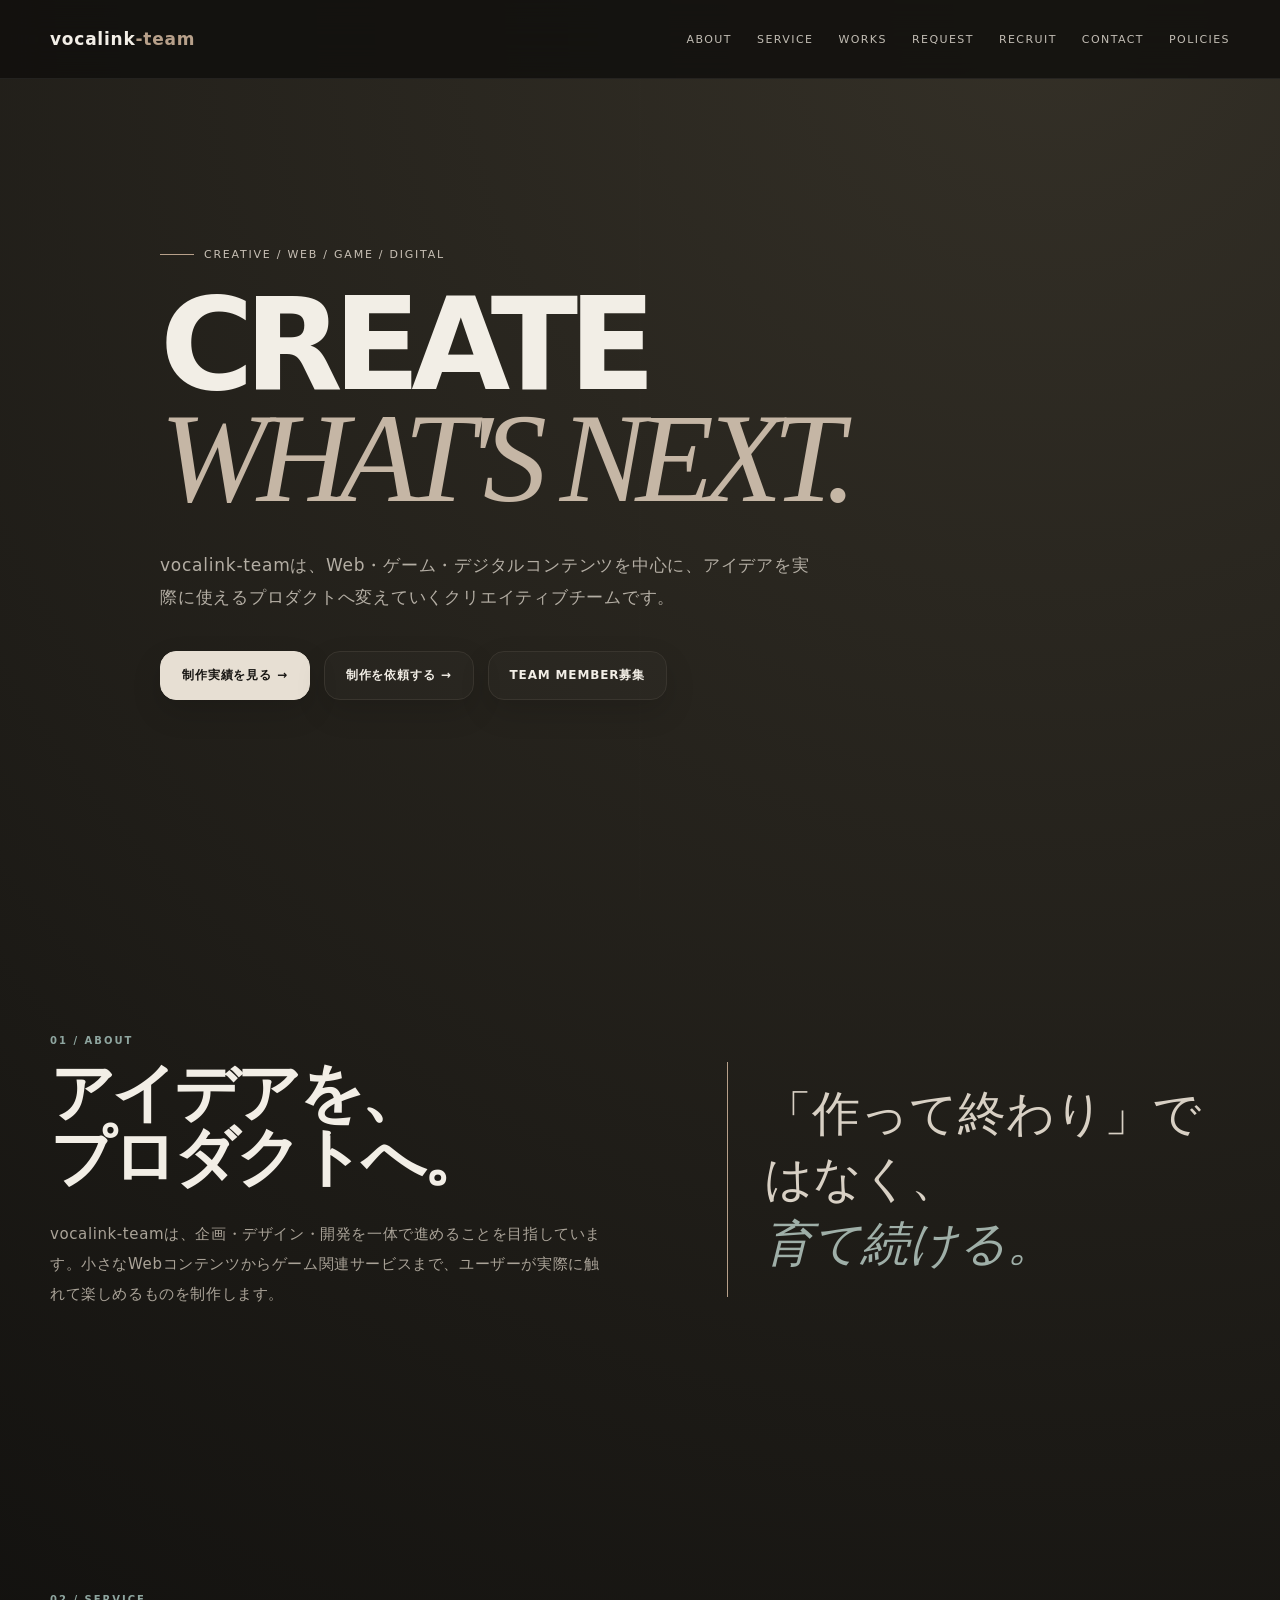
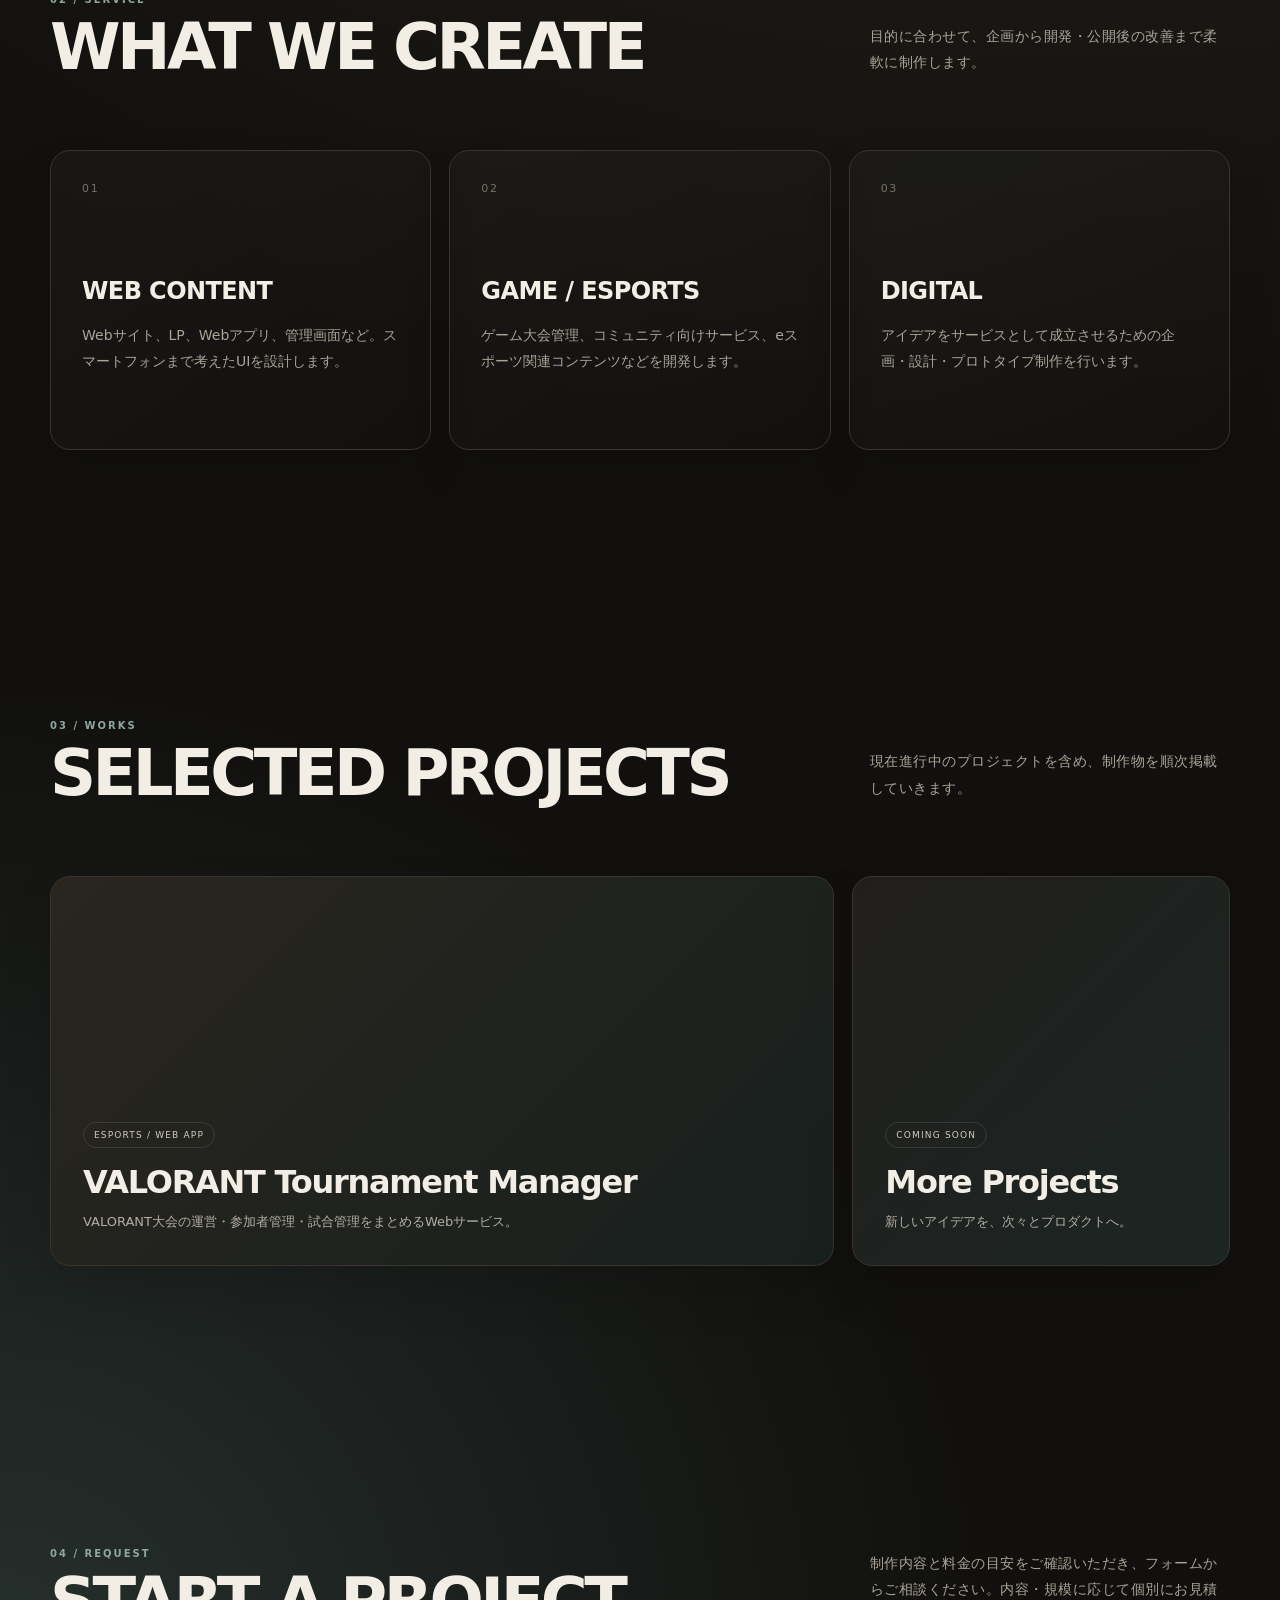
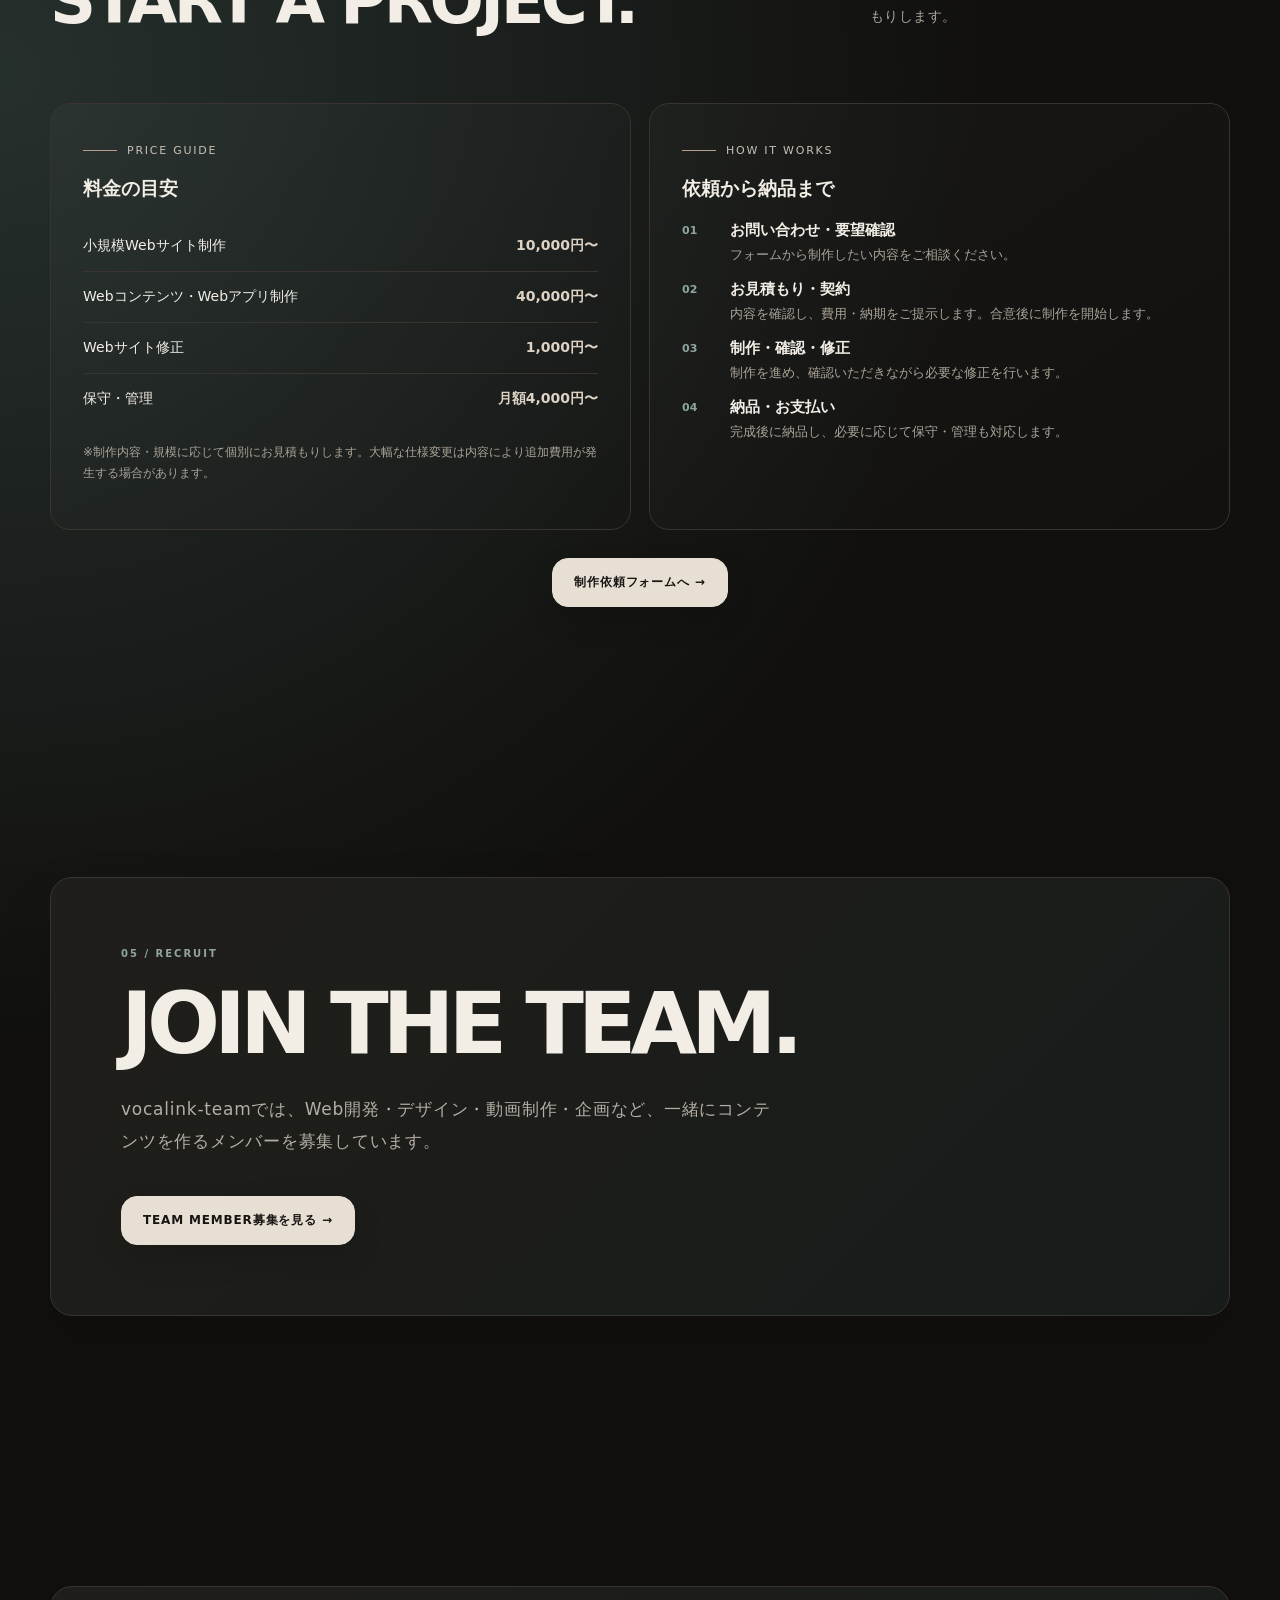
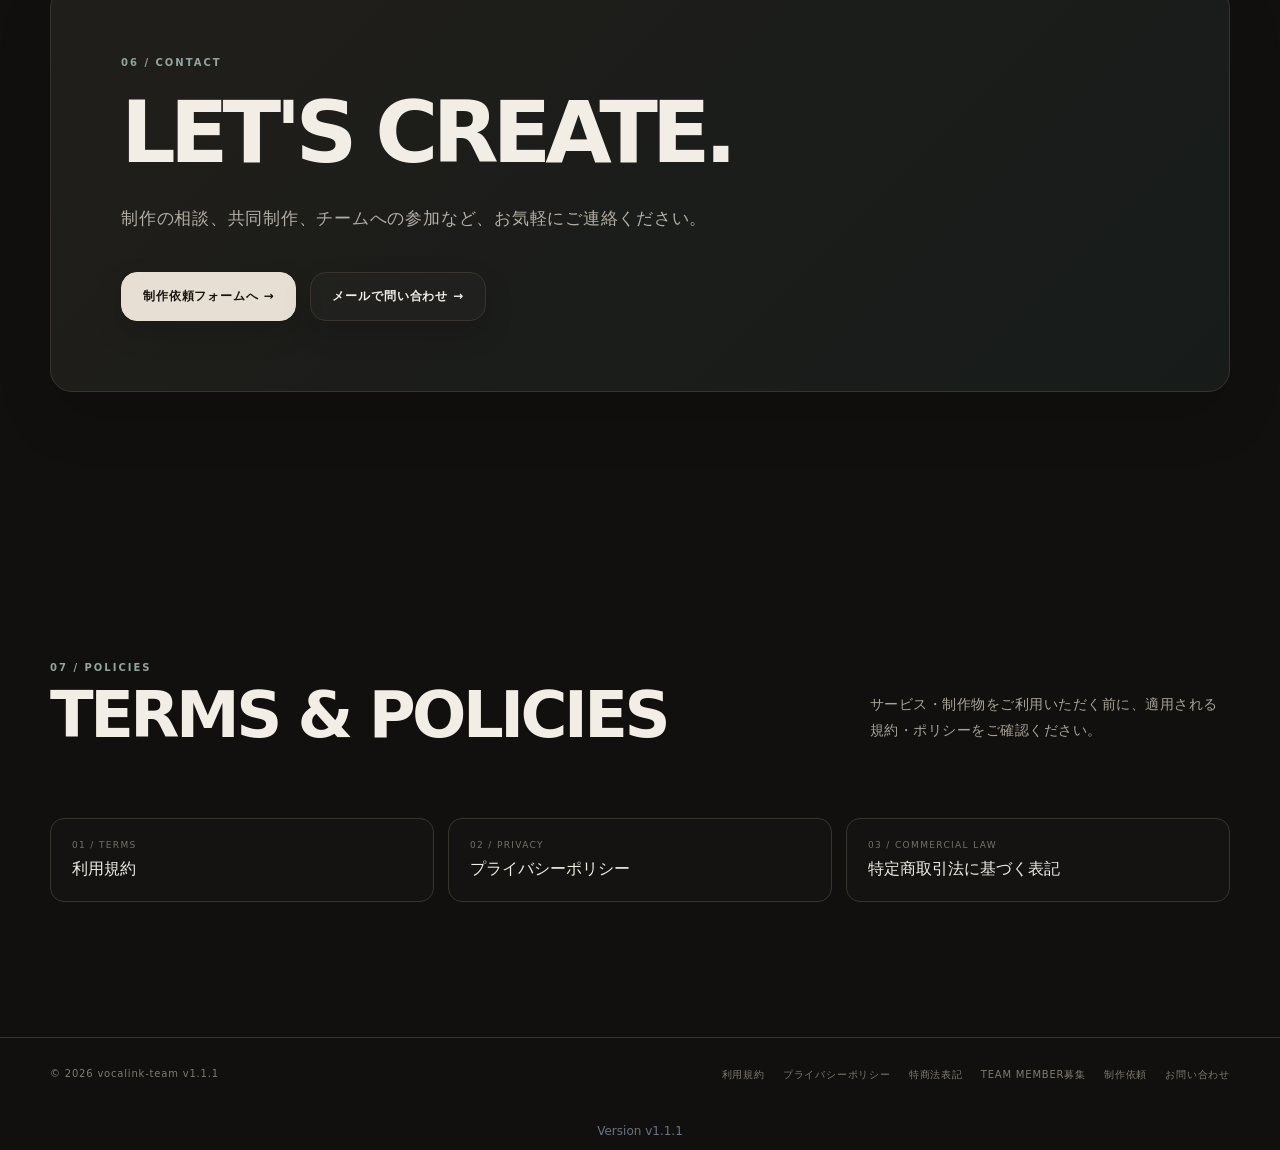
<file: index.html>
<!doctype html>
<html lang="ja"><head><meta charset="utf-8"><meta name="viewport" content="width=device-width,initial-scale=1"><meta name="description" content="vocalink-team 公式サイト"><meta name="version" content="1.1.1"><title>vocalink-team | CREATE WHAT'S NEXT.</title><style>:root{--bg:#11100e;--surface:#191816;--surface2:#211f1b;--text:#f2eee6;--muted:#aaa398;--line:#39352e;--accent:#b7a08a;--accent2:#8fa6a0;--max:1180px}*{box-sizing:border-box}html{scroll-behavior:smooth}body{margin:0;background:radial-gradient(circle at 82% 0,#343027 0,transparent 34%),radial-gradient(circle at 0 55%,#26302d 0,transparent 28%),var(--bg);color:var(--text);font-family:Inter,ui-sans-serif,system-ui,-apple-system,BlinkMacSystemFont,"Segoe UI","Noto Sans JP",sans-serif}a{color:inherit;text-decoration:none}.wrap{width:min(var(--max),calc(100% - 48px));margin:auto}header{position:fixed;z-index:20;inset:0 0 auto;background:#11100ed9;backdrop-filter:blur(18px);border-bottom:1px solid #ffffff12}nav{height:78px;display:flex;align-items:center;justify-content:space-between}.logo{font-size:17px;font-weight:850;letter-spacing:.045em}.logo span{color:var(--accent)}.links{display:flex;gap:25px;font-size:11px;letter-spacing:.13em;color:#c2bdb4}.links a{transition:.2s}.links a:hover{color:#fff}.hero{min-height:100vh;display:flex;align-items:center;padding:150px 0 110px;position:relative;overflow:hidden}.hero:before{content:"";position:absolute;inset:0;background:linear-gradient(90deg,transparent 49.95%,#ffffff08 50%,transparent 50.05%);opacity:.35}.hero-inner{max-width:960px}.eyebrow{display:inline-flex;align-items:center;gap:10px;color:#c8c0b5;font-size:11px;letter-spacing:.16em}.eyebrow:before{content:"";width:34px;height:1px;background:var(--accent)}h1{font-size:clamp(58px,10.5vw,128px);line-height:.88;letter-spacing:-.075em;font-weight:850;margin:28px 0 34px}.serif{font-family:Georgia,"Times New Roman",serif;font-style:italic;font-weight:400;color:#c5b6a5}.lead{max-width:650px;color:#b4aea4;line-height:1.9;font-size:17px;letter-spacing:.045em}.actions{display:flex;gap:14px;flex-wrap:wrap;margin-top:38px}.btn{display:inline-flex;align-items:center;gap:10px;padding:15px 21px;border:1px solid var(--line);border-radius:16px;background:#ffffff05;font-size:12px;letter-spacing:.07em;font-weight:750;transition:.25s;box-shadow:0 12px 30px #00000022}.btn:hover{transform:translateY(-3px);border-color:#8f887d}.primary{background:#e7dfd3;color:#171512;border-color:#e7dfd3}section{padding:135px 0}.section-head{display:grid;grid-template-columns:1fr 360px;gap:70px;align-items:end;margin-bottom:60px}.kicker{color:var(--accent2);font-size:10px;letter-spacing:.2em;font-weight:800}.section-head h2{font-size:clamp(38px,5vw,66px);line-height:.95;letter-spacing:-.055em;margin:12px 0}.section-head p{color:var(--muted);line-height:1.9;font-size:14px;letter-spacing:.035em}.about{display:grid;grid-template-columns:1.05fr .95fr;gap:120px;align-items:center}.about h2{font-size:clamp(42px,5vw,70px);line-height:1;letter-spacing:-.06em;margin:15px 0 30px}.about p{color:var(--muted);line-height:2;font-size:15px;letter-spacing:.04em}.statement{border-left:1px solid var(--accent);padding:20px 0 20px 36px;font-family:Georgia,serif;font-size:clamp(28px,4vw,48px);line-height:1.35;color:#d8d0c4}.statement em{color:#9fafa8}.cards{display:grid;grid-template-columns:repeat(3,1fr);gap:18px}.card{min-height:300px;padding:31px;border:1px solid var(--line);border-radius:20px;background:linear-gradient(145deg,#ffffff07,#ffffff01);box-shadow:0 20px 45px #0000001c}.card-index{font-size:11px;color:#777168;letter-spacing:.15em}.card h3{font-size:24px;letter-spacing:-.025em;margin:82px 0 18px}.card p{margin:0;color:var(--muted);line-height:1.85;font-size:14px}.projects{display:grid;grid-template-columns:1.35fr .65fr;gap:18px}.project{min-height:390px;border:1px solid var(--line);border-radius:20px;padding:32px;display:flex;flex-direction:column;justify-content:flex-end;position:relative;overflow:hidden;background:linear-gradient(135deg,#29251f,#18201e);box-shadow:0 24px 50px #00000020}.project.small{background:linear-gradient(135deg,#211f1c,#1c2523)}.project h3{font-size:32px;letter-spacing:-.04em;margin:15px 0 10px}.project p{margin:0;color:#b3ada4;line-height:1.7;font-size:13px}.tag{width:max-content;border:1px solid #ffffff1c;border-radius:99px;padding:7px 10px;color:#d2cbc1;font-size:9px;letter-spacing:.13em}.request-grid{display:grid;grid-template-columns:1fr 1fr;gap:18px}.request-panel{border:1px solid var(--line);border-radius:20px;padding:32px;background:linear-gradient(145deg,#ffffff07,#ffffff01)}.price-list{display:grid;gap:0}.price-row{display:flex;justify-content:space-between;gap:20px;padding:16px 0;border-bottom:1px solid var(--line);font-size:14px}.price-row:last-child{border-bottom:0}.price-row span:last-child{font-weight:800;color:#ddd2c3;white-space:nowrap}.flow{display:grid;gap:14px}.flow-step{display:grid;grid-template-columns:34px 1fr;gap:14px;align-items:start}.flow-num{color:var(--accent2);font-size:11px;font-weight:800;padding-top:3px}.flow-step strong{display:block;font-size:15px;margin-bottom:4px}.flow-step p{margin:0;color:var(--muted);font-size:13px;line-height:1.7}.request-note{margin-top:18px;color:var(--muted);font-size:12px;line-height:1.8}@media(max-width:800px){.request-grid{grid-template-columns:1fr}}.contact{border:1px solid var(--line);border-radius:22px;padding:70px;background:linear-gradient(135deg,#201e1a,#171c1a);box-shadow:0 25px 55px #00000024}.contact h2{font-size:clamp(46px,7vw,86px);letter-spacing:-.07em;margin:14px 0 20px}.contact .lead{margin-bottom:0}.policy-grid{display:grid;grid-template-columns:repeat(3,1fr);gap:14px}.policy-link{display:block;padding:21px;border:1px solid var(--line);border-radius:14px;background:#ffffff03;transition:.2s}.policy-link:hover{transform:translateY(-2px);border-color:#8f887d}.policy-link small{display:block;color:#777168;font-size:9px;letter-spacing:.15em;margin-bottom:9px}footer{border-top:1px solid var(--line);padding:30px 0;color:#817a71;font-size:10px;letter-spacing:.08em}.footer-inner{display:flex;justify-content:space-between;gap:20px}.footer-links{display:flex;gap:18px;flex-wrap:wrap}.footer-links a:hover{color:#d8d0c4}@media(max-width:800px){.wrap{width:min(var(--max),calc(100% - 32px))}.links{display:none}.hero{padding-top:130px}.section-head,.about{grid-template-columns:1fr;gap:30px}.cards,.projects,.policy-grid{grid-template-columns:1fr}section{padding:90px 0}.card h3{margin-top:55px}.project{min-height:330px}.contact{padding:42px 25px}.footer-inner{display:block}.footer-links{margin-top:15px}}</style></head><body>
<header><div class="wrap"><nav><a class="logo" href="#">vocalink<span>-team</span></a><div class="links"><a href="#about">ABOUT</a><a href="#service">SERVICE</a><a href="#works">WORKS</a><a href="#request">REQUEST</a><a href="#recruit">RECRUIT</a><a href="#contact">CONTACT</a><a href="#policies">POLICIES</a></div></nav></div></header>
<main><section class="hero"><div class="wrap hero-inner"><div class="eyebrow">CREATIVE / WEB / GAME / DIGITAL</div><h1>CREATE<br><span class="serif">WHAT'S NEXT.</span></h1><p class="lead">vocalink-teamは、Web・ゲーム・デジタルコンテンツを中心に、アイデアを実際に使えるプロダクトへ変えていくクリエイティブチームです。</p><div class="actions"><a class="btn primary" href="#works">制作実績を見る →</a><a class="btn" href="request.html">制作を依頼する →</a><a class="btn" href="#recruit">TEAM MEMBER募集</a></div></div></section>
<section id="about"><div class="wrap about"><div><div class="kicker">01 / ABOUT</div><h2>アイデアを、<br>プロダクトへ。</h2><p>vocalink-teamは、企画・デザイン・開発を一体で進めることを目指しています。小さなWebコンテンツからゲーム関連サービスまで、ユーザーが実際に触れて楽しめるものを制作します。</p></div><div class="statement">「作って終わり」ではなく、<br><em>育て続ける。</em></div></div></section>
<section id="service"><div class="wrap"><div class="section-head"><div><div class="kicker">02 / SERVICE</div><h2>WHAT WE CREATE</h2></div><p>目的に合わせて、企画から開発・公開後の改善まで柔軟に制作します。</p></div><div class="cards"><article class="card"><div class="card-index">01</div><h3>WEB CONTENT</h3><p>Webサイト、LP、Webアプリ、管理画面など。スマートフォンまで考えたUIを設計します。</p></article><article class="card"><div class="card-index">02</div><h3>GAME / ESPORTS</h3><p>ゲーム大会管理、コミュニティ向けサービス、eスポーツ関連コンテンツなどを開発します。</p></article><article class="card"><div class="card-index">03</div><h3>DIGITAL</h3><p>アイデアをサービスとして成立させるための企画・設計・プロトタイプ制作を行います。</p></article></div></div></section>
<section id="works"><div class="wrap"><div class="section-head"><div><div class="kicker">03 / WORKS</div><h2>SELECTED PROJECTS</h2></div><p>現在進行中のプロジェクトを含め、制作物を順次掲載していきます。</p></div><div class="projects"><article class="project"><span class="tag">ESPORTS / WEB APP</span><h3>VALORANT Tournament Manager</h3><p>VALORANT大会の運営・参加者管理・試合管理をまとめるWebサービス。</p></article><article class="project small"><span class="tag">COMING SOON</span><h3>More Projects</h3><p>新しいアイデアを、次々とプロダクトへ。</p></article></div></div></section>
<section id="request"><div class="wrap"><div class="section-head"><div><div class="kicker">04 / REQUEST</div><h2>START A PROJECT.</h2></div><p>制作内容と料金の目安をご確認いただき、フォームからご相談ください。内容・規模に応じて個別にお見積もりします。</p></div><div class="request-grid"><div class="request-panel"><div class="eyebrow">PRICE GUIDE</div><h3>料金の目安</h3><div class="price-list"><div class="price-row"><span>小規模Webサイト制作</span><span>10,000円〜</span></div><div class="price-row"><span>Webコンテンツ・Webアプリ制作</span><span>40,000円〜</span></div><div class="price-row"><span>Webサイト修正</span><span>1,000円〜</span></div><div class="price-row"><span>保守・管理</span><span>月額4,000円〜</span></div></div><p class="request-note">※制作内容・規模に応じて個別にお見積もりします。大幅な仕様変更は内容により追加費用が発生する場合があります。</p></div><div class="request-panel"><div class="eyebrow">HOW IT WORKS</div><h3>依頼から納品まで</h3><div class="flow"><div class="flow-step"><div class="flow-num">01</div><div><strong>お問い合わせ・要望確認</strong><p>フォームから制作したい内容をご相談ください。</p></div></div><div class="flow-step"><div class="flow-num">02</div><div><strong>お見積もり・契約</strong><p>内容を確認し、費用・納期をご提示します。合意後に制作を開始します。</p></div></div><div class="flow-step"><div class="flow-num">03</div><div><strong>制作・確認・修正</strong><p>制作を進め、確認いただきながら必要な修正を行います。</p></div></div><div class="flow-step"><div class="flow-num">04</div><div><strong>納品・お支払い</strong><p>完成後に納品し、必要に応じて保守・管理も対応します。</p></div></div></div></div></div><div class="actions" style="justify-content:center;margin-top:28px"><a class="btn primary" href="request.html">制作依頼フォームへ →</a></div></div></section>
<section id="recruit"><div class="wrap"><div class="contact"><div class="kicker">05 / RECRUIT</div><h2>JOIN THE TEAM.</h2><p class="lead">vocalink-teamでは、Web開発・デザイン・動画制作・企画など、一緒にコンテンツを作るメンバーを募集しています。</p><div class="actions"><a class="btn primary" href="recruit.html">TEAM MEMBER募集を見る →</a></div></div></div></section>
<section id="contact"><div class="wrap"><div class="contact"><div class="kicker">06 / CONTACT</div><h2>LET'S CREATE.</h2><p class="lead">制作の相談、共同制作、チームへの参加など、お気軽にご連絡ください。</p><div class="actions"><a class="btn primary" href="request.html">制作依頼フォームへ →</a><a class="btn" href="mailto:vocalink.team@gmail.com">メールで問い合わせ →</a></div></div></div></section>
<section id="policies"><div class="wrap"><div class="section-head"><div><div class="kicker">07 / POLICIES</div><h2>TERMS &amp; POLICIES</h2></div><p>サービス・制作物をご利用いただく前に、適用される規約・ポリシーをご確認ください。</p></div><div class="policy-grid"><a class="policy-link" href="terms.html"><small>01 / TERMS</small>利用規約</a><a class="policy-link" href="privacy.html"><small>02 / PRIVACY</small>プライバシーポリシー</a><a class="policy-link" href="commercial-law.html"><small>03 / COMMERCIAL LAW</small>特定商取引法に基づく表記</a></div></div></section></main>
<footer><div class="wrap footer-inner"><span>© 2026 vocalink-team <span aria-label="version">v1.1.1</span></span><div class="footer-links"><a href="terms.html">利用規約</a><a href="privacy.html">プライバシーポリシー</a><a href="commercial-law.html">特商法表記</a><a href="recruit.html">TEAM MEMBER募集</a><a href="request.html">制作依頼</a><a href="mailto:vocalink.team@gmail.com">お問い合わせ</a></div></div></footer><div id="project-version" style="text-align:center;padding:12px;color:#697386;font-size:12px">Version v1.1.1</div></body></html>
</file>
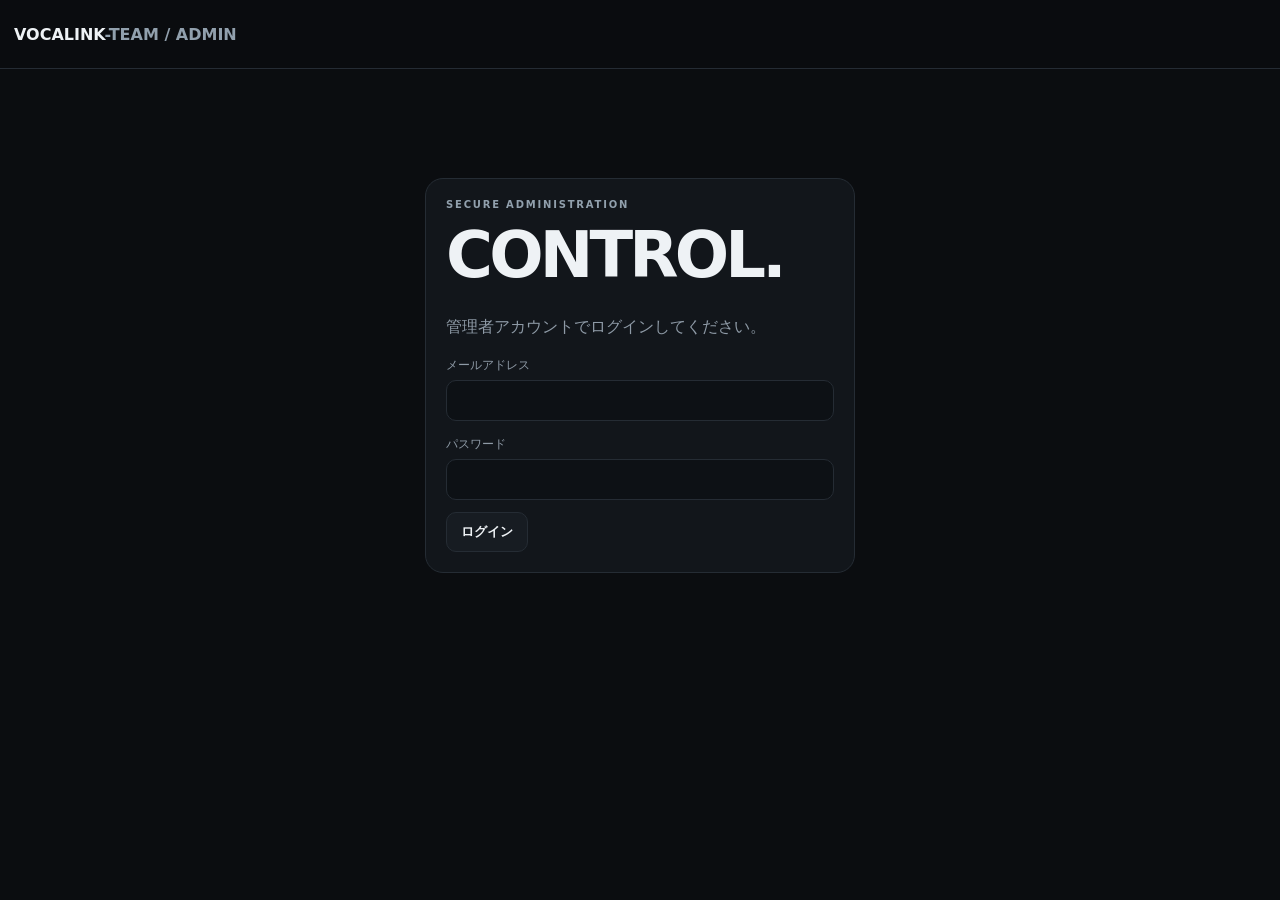
<file: admin.html>
<!doctype html>
<html lang="ja"><head><meta charset="utf-8"><meta name="viewport" content="width=device-width,initial-scale=1"><title>vocalink-team | Admin</title><style>
:root{--bg:#0b0d10;--panel:#12161b;--line:#252c34;--text:#eef2f5;--muted:#8e9aa6;--accent:#d9e2ea;--danger:#ff6b6b;--warn:#f4c95d;--ok:#72d6a1}*{box-sizing:border-box}body{margin:0;background:var(--bg);color:var(--text);font-family:Inter,system-ui,-apple-system,"Noto Sans JP",sans-serif}.wrap{width:min(1400px,calc(100% - 28px));margin:auto}header{position:sticky;top:0;z-index:5;background:#0b0d10ee;backdrop-filter:blur(12px);border-bottom:1px solid var(--line)}header .wrap{height:68px;display:flex;align-items:center;justify-content:space-between}.brand{font-weight:900}.brand span{color:#91a0ad}.user{font-size:12px;color:var(--muted)}main{padding:28px 0 60px}.hidden{display:none!important}.login{max-width:430px;margin:9vh auto}.panel{background:var(--panel);border:1px solid var(--line);border-radius:18px;padding:20px;margin-bottom:18px}h1{font-size:clamp(34px,6vw,64px);letter-spacing:-.06em;margin:8px 0 25px}h2{margin:0 0 15px}.eyebrow{font-size:10px;letter-spacing:.18em;color:#91a0ad;font-weight:800}.grid{display:grid;grid-template-columns:repeat(4,1fr);gap:12px}.stat strong{display:block;font-size:30px;margin-top:7px}.stat small,.msg{color:var(--muted)}.nav{display:flex;gap:8px;flex-wrap:wrap;margin-bottom:18px}.nav button,.btn{border:1px solid var(--line);background:#171c22;color:var(--text);padding:10px 14px;border-radius:10px;font-weight:750;cursor:pointer}.nav button.active{background:var(--accent);color:#101317}.danger{color:#ffd0d0!important;border-color:#573234!important}.toolbar{display:flex;gap:10px;justify-content:space-between;align-items:center;flex-wrap:wrap}input,select,textarea{width:100%;padding:12px;background:#0d1115;color:var(--text);border:1px solid var(--line);border-radius:10px;margin:6px 0 12px}textarea{min-height:100px;resize:vertical}label{font-size:12px;color:var(--muted)}.search{max-width:420px}.table-wrap{overflow:auto}table{width:100%;border-collapse:collapse;min-width:1050px}th,td{text-align:left;padding:12px;border-bottom:1px solid var(--line);vertical-align:top;font-size:12px}th{color:#91a0ad;font-size:10px;white-space:nowrap}td{color:#d0d7dd;white-space:pre-wrap}.badge{display:inline-block;padding:4px 8px;border-radius:99px;font-size:10px;font-weight:800}.low{background:#1b2930;color:#9ed2df}.medium{background:#302c1c;color:var(--warn)}.high,.critical{background:#351e22;color:#ff9da4}.ok{background:#193026;color:var(--ok)}.alert{background:#321f22;border:1px solid #5a3035;padding:12px;border-radius:12px;color:#ffc4c8;margin-bottom:12px}.empty{padding:35px;text-align:center;color:var(--muted)}a{color:#b9d5ea}.cards{display:grid;grid-template-columns:repeat(2,1fr);gap:18px}.request-link{cursor:pointer}.modal{position:fixed;inset:0;background:#000b;z-index:30;display:none;align-items:center;justify-content:center;padding:18px}.modal.open{display:flex}.modal-card{width:min(900px,100%);max-height:90vh;overflow:auto;background:var(--panel);border:1px solid var(--line);border-radius:18px;padding:22px}.detail{white-space:pre-wrap;color:#d0d7dd;line-height:1.7}.close{float:right}@media(max-width:800px){.grid{grid-template-columns:repeat(2,1fr)}.cards{grid-template-columns:1fr}}@media(max-width:500px){.grid{grid-template-columns:1fr}.wrap{width:calc(100% - 18px)}}
</style></head><body>
<header><div class="wrap"><div class="brand">VOCALINK<span>-TEAM / ADMIN</span></div><div id="who" class="user"></div></div></header>
<main class="wrap">
<section id="login" class="panel login"><div class="eyebrow">SECURE ADMINISTRATION</div><h1>CONTROL.</h1><p class="msg">管理者アカウントでログインしてください。</p><label>メールアドレス</label><input id="email" type="email" autocomplete="username"><label>パスワード</label><input id="password" type="password" autocomplete="current-password"><button class="btn" id="loginBtn">ログイン</button><div id="loginMsg" class="msg"></div></section>
<section id="app" class="hidden"><div class="toolbar"><div><div class="eyebrow">ADMIN CONSOLE</div><h1>CONTROL.</h1></div><button class="btn danger" id="logout">ログアウト</button></div>
<div class="nav"><button data-tab="home" class="active">概要</button><button data-tab="requests">制作依頼</button><button data-tab="applications">求人・応募</button><button data-tab="security">Security</button><button data-tab="versions">バージョン管理</button><button data-tab="operations">運用センター</button></div>
<section id="home" class="tab"><div class="grid"><div class="panel stat"><div class="eyebrow">SERVICE REQUESTS</div><strong id="sRequests">—</strong><small>制作依頼総数</small></div><div class="panel stat"><div class="eyebrow">APPLICATIONS</div><strong id="sApps">—</strong><small>応募者総数</small></div><div class="panel stat"><div class="eyebrow">SECURITY EVENTS</div><strong id="sEvents">—</strong><small>直近1時間</small></div><div class="panel stat"><div class="eyebrow">HIGH / CRITICAL</div><strong id="sHigh">—</strong><small>要確認</small></div></div><div class="cards"><div class="panel"><div class="eyebrow">WORKFLOW</div><h2>制作依頼を管理</h2><p class="msg">制作依頼の受付内容を確認し、ステータス・管理者メモを更新できます。</p></div><div class="panel"><div class="eyebrow">SECURITY STATUS</div><h2 id="homeStatus">確認中...</h2><p id="homeStatusMsg" class="msg">セキュリティイベントを確認しています。</p></div></div></section>
<section id="operations" class="tab hidden"><div class="panel"><div class="eyebrow">CENTRAL OPERATIONS</div><h2>Vocalink-team 運用センター</h2><p class="msg">依頼・応募・セキュリティ・バージョン情報を横断して確認できます。</p><div class="toolbar"><button class="btn" id="refreshOps">全体更新</button><span id="opsStatus" class="msg">—</span></div></div><div class="grid"><div class="panel stat"><div class="eyebrow">NEW REQUESTS</div><strong id="oNewRequests">—</strong><small>未対応の制作依頼</small></div><div class="panel stat"><div class="eyebrow">NEW APPLICATIONS</div><strong id="oApplications">—</strong><small>総応募数</small></div><div class="panel stat"><div class="eyebrow">SECURITY ALERTS</div><strong id="oSecurity">—</strong><small>High / Critical（直近1時間）</small></div><div class="panel stat"><div class="eyebrow">PROJECTS</div><strong id="oProjects">3</strong><small>管理中プロジェクト</small></div></div><div class="cards"><div class="panel"><div class="eyebrow">PRIORITY</div><h2>要対応状況</h2><div id="opsPriority" class="msg">集計中...</div></div><div class="panel"><div class="eyebrow">QUICK ACTION</div><h2>管理メニュー</h2><div style="display:flex;gap:8px;flex-wrap:wrap"><button class="btn" data-go="requests">制作依頼を開く</button><button class="btn" data-go="applications">応募を開く</button><button class="btn" data-go="security">Securityを開く</button><button class="btn" data-go="versions">バージョンを開く</button></div></div></div></section>
<section id="versions" class="tab hidden"><div class="panel"><div class="eyebrow">PROJECT VERSION CONTROL</div><h2>全プロジェクトのバージョン管理</h2><p class="msg">現在管理しているプロジェクトの正式バージョンを一覧で確認できます。</p></div><div class="grid"><div class="panel stat"><div class="eyebrow">FREE CASINO</div><strong id="vFree">読み込み中...</strong><small id="vFreeUpdated">—</small></div><div class="panel stat"><div class="eyebrow">VALORANT MANAGEMENT SYSTEM</div><strong id="vValorant">読み込み中...</strong><small id="vValorantUpdated">—</small></div><div class="panel stat"><div class="eyebrow">VOCALINK-TEAM OFFICIAL SITE</div><strong id="vOfficial">読み込み中...</strong><small id="vOfficialUpdated">—</small></div></div><div class="panel table-wrap"><table><thead><tr><th>プロジェクト</th><th>現在バージョン</th><th>最終更新</th><th>変更内容</th></tr></thead><tbody id="versionRows"></tbody></table></div><div class="panel"><div class="eyebrow">VERSION RULE</div><p class="msg"><b>vX.Y.Z</b>：X＝大規模変更、Y＝機能追加、Z＝軽微な修正</p></div></section>
<section id="requests" class="tab hidden"><div class="panel"><div class="toolbar"><div><div class="eyebrow">SERVICE REQUESTS</div><h2>制作依頼一覧</h2></div><input id="requestSearch" class="search" placeholder="氏名・メール・タイトル・カテゴリを検索"></div><div id="requestStatus" class="msg"></div></div><div class="panel table-wrap"><table><thead><tr><th>受付日時</th><th>依頼者</th><th>カテゴリ</th><th>タイトル</th><th>予算</th><th>納期</th><th>急ぎ</th><th>ステータス</th><th>操作</th></tr></thead><tbody id="requestRows"></tbody></table></div></section>
<section id="applications" class="tab hidden"><div class="panel"><div class="toolbar"><div><div class="eyebrow">RECRUITMENT</div><h2>応募者一覧</h2></div><input id="appSearch" class="search" placeholder="氏名・メール・ポジションを検索"></div><div id="appStatus" class="msg"></div></div><div class="panel table-wrap"><table><thead><tr><th>応募日時</th><th>氏名</th><th>メール</th><th>Discord</th><th>年齢</th><th>希望ポジション</th><th>経験・スキル</th><th>ポートフォリオ</th><th>応募理由</th><th>活動可能時間</th><th>ステータス</th><th>操作</th></tr></thead><tbody id="appRows"></tbody></table></div></section>
<section id="security" class="tab hidden"><div id="securityAlert"></div><div class="grid"><div class="panel stat"><div class="eyebrow">EVENTS / 1H</div><strong id="eHour">—</strong></div><div class="panel stat"><div class="eyebrow">HIGH / CRITICAL</div><strong id="eHigh">—</strong></div><div class="panel stat"><div class="eyebrow">DDoS</div><strong id="eDdos">—</strong></div><div class="panel stat"><div class="eyebrow">UNIQUE IP / 1H</div><strong id="eIps">—</strong></div></div><div class="panel"><div class="toolbar"><div><div class="eyebrow">MONITORING</div><h2>セキュリティイベント</h2></div><button class="btn" id="refreshSec">更新</button></div><div id="secStatus" class="msg"></div></div><div class="panel table-wrap"><table><thead><tr><th>発生時刻</th><th>IP</th><th>種類</th><th>危険度</th><th>対象</th><th>Method</th><th>Requests</th><th>対応</th><th>詳細</th></tr></thead><tbody id="secRows"></tbody></table></div></section>
</section></main>
<div id="requestModal" class="modal"><div class="modal-card"><button id="closeRequest" class="btn close">閉じる</button><div class="eyebrow">REQUEST DETAIL</div><h2 id="detailTitle"></h2><div id="detailBody"></div></div></div>
<script type="module">
import{createClient}from'https://cdn.jsdelivr.net/npm/@supabase/supabase-js@2/+esm';
const sb=createClient('https://qvxoxrzvxyyribqjnpkb.supabase.co','sb_publishable_1zOA0YpTtJkNYsmm4zXxsA_wSJpdHKe');const $=s=>document.querySelector(s),$$=s=>document.querySelectorAll(s);const esc=s=>String(s??'').replace(/[&<>\"']/g,c=>({'&':'&amp;','<':'&lt;','>':'&gt;','\"':'&quot;',"'":'&#39;'}[c]));let apps=[],requests=[];
function isAdmin(user){const role=user?.app_metadata?.role;return role==='admin'||role==='super_admin'}
async function requireAdmin(){const{data:{session},error}=await sb.auth.getSession();if(error||!session)return false;const role=session.user?.app_metadata?.role||'';$('#who').textContent=`${session.user.email||''} / ${role||'authenticated'}`;$('#login').classList.add('hidden');$('#app').classList.remove('hidden');return true}
async function loadRequests(){const status=$('#requestStatus');status.textContent='制作依頼を読み込んでいます...';const{data,error}=await sb.from('service_requests').select('*').order('created_at',{ascending:false});if(error){console.error('service_requests SELECT error:',error);status.textContent=`制作依頼の情報が取得できませんでした。 ${error.message||''}`;$('#requestRows').innerHTML='<tr><td colspan="8" class="empty">取得エラー。SupabaseのRLSまたは権限を確認してください。</td></tr>';return}requests=Array.isArray(data)?data:[];status.textContent=`${requests.length}件`;$('#sRequests').textContent=String(requests.length);renderRequests(requests)}
function renderRequests(list){$('#requestRows').innerHTML=list.length?list.map(r=>`<tr><td>${esc(new Date(r.created_at).toLocaleString('ja-JP'))}</td><td>${esc(r.name)}<br><span class="msg">${esc(r.email)}</span></td><td>${esc(r.category)}</td><td><a href="#" class="request-link" data-id="${esc(r.id)}">${esc(r.title)}</a></td><td>${esc(r.budget)}</td><td>${esc(r.deadline)}</td><td>${r.urgent?'はい':'—'}</td><td><select class="request-status" data-id="${esc(r.id)}">${['new','reviewing','quoted','contracted','in_progress','completed','rejected'].map(st=>`<option value="${st}" ${r.status===st?'selected':''}>${st}</option>`).join('')}</select><span class="request-msg msg" data-id="${esc(r.id)}"></span></td><td><button class="btn" data-request-edit="${esc(r.id)}">詳細・編集</button> <button class="btn danger" data-request-delete="${esc(r.id)}">削除</button></td></tr>`).join(''):'<tr><td colspan="9" class="empty">制作依頼はありません。</td></tr>';$$('.request-link').forEach(a=>a.onclick=e=>{e.preventDefault();openRequest(requests.find(r=>String(r.id)===String(a.dataset.id)))});$$('.request-status').forEach(x=>x.onchange=()=>updateRequestStatus(x.dataset.id,x.value));$$('[data-request-edit]').forEach(b=>b.onclick=()=>openRequest(requests.find(r=>String(r.id)===String(b.dataset.requestEdit))));$$('[data-request-delete]').forEach(b=>b.onclick=()=>deleteRequest(b.dataset.requestDelete))}
async function updateRequestStatus(id,status){const msg=$(`.request-msg[data-id="${id}"]`);if(msg)msg.textContent=' 保存中...';const{data,error}=await sb.rpc('admin_update_service_request',{p_id:id,p_status:status,p_admin_note:null});if(error){console.error('request status update error:',error);if(msg)msg.textContent=' 保存失敗: '+error.message;return}const item=requests.find(x=>String(x.id)===String(id));if(item)item.status=data?.status||status;if(msg){msg.textContent=' 保存しました';setTimeout(()=>msg.textContent='',1800)}}
async function deleteRequest(id){if(!confirm('この制作依頼を完全に削除します。削除後は元に戻せません。続行しますか？'))return;const{error}=await sb.rpc('admin_delete_service_request',{p_id:id});if(error){alert('削除に失敗しました: '+error.message);return}requests=requests.filter(x=>String(x.id)!==String(id));renderRequests(requests);$('#requestModal').classList.remove('open')}
function openRequest(r){if(!r)return;$('#detailTitle').textContent=r.title;$('#detailBody').innerHTML=`<p><b>受付:</b> ${esc(new Date(r.created_at).toLocaleString('ja-JP'))}</p><p><b>依頼者:</b> ${esc(r.name)} / ${esc(r.organization)}</p><p><b>連絡先:</b> ${esc(r.email)} / ${esc(r.phone)} / 希望: ${esc(r.contact_method)}</p><p><b>カテゴリ:</b> ${esc(r.category)}　<b>予算:</b> ${esc(r.budget)}　<b>納期:</b> ${esc(r.deadline)}　<b>急ぎ:</b> ${r.urgent?'はい':'いいえ'}</p><h3>依頼内容</h3><div class="detail">${esc(r.description)}</div><h3>希望機能</h3><div class="detail">${esc(r.features)}</div><h3>参考URL・資料</h3><div class="detail">${esc(r.reference_urls)}</div><h3>素材</h3><div class="detail">${esc(r.materials)}</div><h3>その他</h3><div class="detail">${esc(r.notes)}</div><hr><label>ステータス</label><select id="editStatus">${['new','reviewing','quoted','contracted','in_progress','completed','rejected'].map(s=>`<option value="${s}" ${r.status===s?'selected':''}>${s}</option>`).join('')}</select><label>管理者メモ</label><textarea id="editNote">${esc(r.admin_note)}</textarea><div style="display:flex;gap:10px;align-items:center;flex-wrap:wrap"><button class="btn" id="saveRequest">保存</button><button class="btn danger" id="deleteRequest">この依頼を削除</button><span id="saveMsg" class="msg"></span></div>`;$('#requestModal').classList.add('open');$('#saveRequest').onclick=async()=>{const{data,error}=await sb.rpc('admin_update_service_request',{p_id:r.id,p_status:$('#editStatus').value,p_admin_note:$('#editNote').value});if(error){console.error('service request update error:',error);$('#saveMsg').textContent=`保存に失敗しました: ${error.message}`;return}r.status=data?.status||$('#editStatus').value;r.admin_note=data?.admin_note||$('#editNote').value;$('#saveMsg').textContent=' 保存しました。';await loadRequests()};$('#deleteRequest').onclick=async()=>{await deleteRequest(r.id)}=await sb.from('service_requests').delete().eq('id',r.id);if(error){$('#saveMsg').textContent='削除に失敗しました: '+error.message;return}$('#requestModal').classList.remove('open');await loadRequests()}}
async function loadApps(){const{data,error}=await sb.from('team_applications').select('*').order('created_at',{ascending:false});if(error){$('#appStatus').textContent=`応募者一覧を取得できませんでした。 ${error.message||''}`;return}apps=data||[];$('#sApps').textContent=apps.length;renderApps(apps)}
const appStatuses=['new','reviewing','interview','accepted','rejected','withdrawn'];
function renderApps(list){$('#appRows').innerHTML=list.length?list.map(x=>`<tr><td>${esc(new Date(x.created_at).toLocaleString('ja-JP'))}</td><td>${esc(x.name)}</td><td>${esc(x.email)}</td><td>${esc(x.discord)}</td><td>${esc(x.age)}</td><td>${esc(x.role)}</td><td>${esc(x.experience)}</td><td>${x.portfolio_url?`<a href="${esc(x.portfolio_url)}" target="_blank" rel="noopener">開く</a>`:''}</td><td>${esc(x.motivation)}</td><td>${esc(x.availability)}</td><td><select class="app-status" data-id="${esc(x.id)}">${appStatuses.map(s=>`<option value="${s}" ${x.status===s?'selected':''}>${s}</option>`).join('')}</select></td><td><button class="btn danger app-delete" data-id="${esc(x.id)}">削除</button><span class="app-msg msg" data-id="${esc(x.id)}"></span></td></tr>`).join(''):'<tr><td colspan="12" class="empty">応募者はいません。</td></tr>';$$('.app-status').forEach(s=>s.onchange=()=>updateApplicationStatus(s.dataset.id,s.value));$$('.app-delete').forEach(b=>b.onclick=()=>deleteApplication(b.dataset.id))}
async function updateApplicationStatus(id,status){const msg=$(`.app-msg[data-id="${id}"]`);if(msg)msg.textContent='保存中...';const{error}=await sb.from('team_applications').update({status}).eq('id',id);if(error){if(msg)msg.textContent=' 保存失敗: '+error.message;return}const item=apps.find(x=>String(x.id)===String(id));if(item)item.status=status;if(msg){msg.textContent=' 保存しました';setTimeout(()=>{msg.textContent=''},1800)}}
async function deleteApplication(id){if(!confirm('この応募情報を完全に削除します。削除後は元に戻せません。続行しますか？'))return;const{error}=await sb.from('team_applications').delete().eq('id',id);if(error){const msg=$(`.app-msg[data-id="${id}"]`);if(msg)msg.textContent=' 削除失敗: '+error.message;return}apps=apps.filter(x=>String(x.id)!==String(id));renderApps(apps)}
async function loadSecurity(){const{data,error}=await sb.from('security_dashboard').select('*').single();if(error){$('#secStatus').textContent=`セキュリティ集計を取得できませんでした。 ${error.message||''}`;return}const h=+data.events_last_hour||0,hi=+data.high_events_last_hour||0,d=+data.ddos_events_last_hour||0,ip=+data.unique_ips_last_hour||0;$('#eHour').textContent=h;$('#eHigh').textContent=hi;$('#eDdos').textContent=d;$('#eIps').textContent=ip;$('#sEvents').textContent=h;$('#sHigh').textContent=hi;$('#homeStatus').textContent=hi?'要確認':'正常';$('#homeStatusMsg').textContent=hi?'High / Criticalイベントがあります。':'重大な未対応イベントはありません。';$('#securityAlert').innerHTML=hi?`<div class="alert">High / Critical のセキュリティイベントが ${hi} 件あります。</div>`:'';const{data:events}=await sb.from('security_events').select('*').order('created_at',{ascending:false}).limit(100);$('#secRows').innerHTML=(events||[]).length?(events||[]).map(x=>`<tr><td>${esc(new Date(x.created_at).toLocaleString('ja-JP'))}</td><td>${esc(x.ip_address)}</td><td>${esc(x.event_type)}</td><td><span class="badge ${esc(x.severity)}">${esc(x.severity)}</span></td><td>${esc(x.path)}</td><td>${esc(x.method)}</td><td>${esc(x.request_count)}</td><td><span class="badge ${x.resolved?'ok':'high'}">${x.resolved?'対応済み':'未対応'}</span></td><td>${esc(JSON.stringify(x.details||{}))}</td></tr>`).join(''):'<tr><td colspan="9" class="empty">イベントはありません。</td></tr>';$('#secStatus').textContent=`最終更新: ${new Date().toLocaleTimeString('ja-JP')}`}
async function loadOperations(){const newRequests=requests.filter(r=>['new','reviewing'].includes(String(r.status||''))).length;$('#oNewRequests').textContent=newRequests;$('#oApplications').textContent=apps.length;try{const{data,error}=await sb.from('security_dashboard').select('*').single();if(error)throw error;const hi=+data.high_events_last_hour||0;$('#oSecurity').textContent=hi;const items=[];if(hi)items.push(`🔴 セキュリティ要確認: ${hi}件`);if(newRequests)items.push(`🟡 未対応制作依頼: ${newRequests}件`);if(!hi&&!newRequests)items.push('🟢 現在、緊急対応が必要な項目はありません。');$('#opsPriority').innerHTML=items.map(esc).join('<br>')}catch(e){$('#oSecurity').textContent='—';$('#opsPriority').textContent='セキュリティ情報を取得できませんでした。'}$('#opsStatus').textContent='最終更新: '+new Date().toLocaleString('ja-JP')}
async function loadVersions(){const sources=[{name:'Free Casino',url:'https://raw.githubusercontent.com/vocalink-team/free-casino/main/VERSION.json',version:'#vFree',updated:'#vFreeUpdated'},{name:'VALORANT management system',url:'https://raw.githubusercontent.com/vocalink-team/valor-any-tournament-manager/main/VERSION.v1.0.0.json',version:'#vValorant',updated:'#vValorantUpdated'},{name:'Vocalink-team Official Site',url:'VERSION.json',version:'#vOfficial',updated:'#vOfficialUpdated'}];const rows=[];for(const s of sources){try{const res=await fetch(s.url,{cache:'no-store'});if(!res.ok)throw new Error('HTTP '+res.status);const d=await res.json();$(s.version).textContent=d.version||'—';$(s.updated).textContent=d.updated?'更新: '+d.updated:'—';rows.push('<tr><td>'+esc(s.name)+'</td><td><span class="badge ok">'+esc(d.version||'—')+'</span></td><td>'+esc(d.updated||'—')+'</td><td>'+esc(Array.isArray(d.changes)?d.changes.join(' / '):'—')+'</td></tr>')}catch(e){$(s.version).textContent='取得失敗';$(s.updated).textContent='—';rows.push('<tr><td>'+esc(s.name)+'</td><td colspan="3" class="empty">バージョン情報を取得できませんでした。</td></tr>')}}$('#versionRows').innerHTML=rows.join('')}
async function loadAll(){await loadRequests();await loadApps();await loadSecurity();await loadVersions();await loadOperations()}
$('#loginBtn').onclick=async()=>{const email=$('#email').value.trim(),password=$('#password').value;if(!email||!password){$('#loginMsg').textContent='メールアドレスとパスワードを入力してください。';return}const{error}=await sb.auth.signInWithPassword({email,password});if(error){console.error('login error:',error);$('#loginMsg').textContent=`ログインに失敗しました。 ${error.message||''}`;return}if(await requireAdmin())await loadAll()};$('#logout').onclick=async()=>{await sb.auth.signOut();location.reload()};$('#refreshSec').onclick=loadSecurity;$('#refreshOps').onclick=async()=>{await loadRequests();await loadApps();await loadSecurity();await loadVersions();await loadOperations()};$$('[data-go]').forEach(x=>x.onclick=()=>{const tab=x.dataset.go;const btn=$(`.nav button[data-tab="${tab}"]`);if(btn)btn.click()});$('#closeRequest').onclick=()=>$('#requestModal').classList.remove('open');$('#requestModal').onclick=e=>{if(e.target.id==='requestModal')$('#requestModal').classList.remove('open')};$$('.nav button').forEach(b=>b.onclick=()=>{$$('.nav button').forEach(x=>x.classList.remove('active'));b.classList.add('active');$$('.tab').forEach(x=>x.classList.add('hidden'));$('#'+b.dataset.tab).classList.remove('hidden');if(b.dataset.tab==='requests')loadRequests();if(b.dataset.tab==='applications')loadApps();if(b.dataset.tab==='security')loadSecurity();if(b.dataset.tab==='versions')loadVersions();if(b.dataset.tab==='operations')loadOperations()});$('#requestSearch').oninput=e=>{const q=e.target.value.toLowerCase();renderRequests(requests.filter(r=>[r.name,r.email,r.title,r.category,r.organization].some(v=>String(v??'').toLowerCase().includes(q))))};$('#appSearch').oninput=e=>{const q=e.target.value.toLowerCase();renderApps(apps.filter(x=>[x.name,x.email,x.role,x.discord,x.experience].some(v=>String(v??'').toLowerCase().includes(q))))};if(await requireAdmin())await loadAll();setInterval(async()=>{const{data:{session}}=await sb.auth.getSession();if(session)await loadSecurity()},5000);
</script></body></html>
</file>
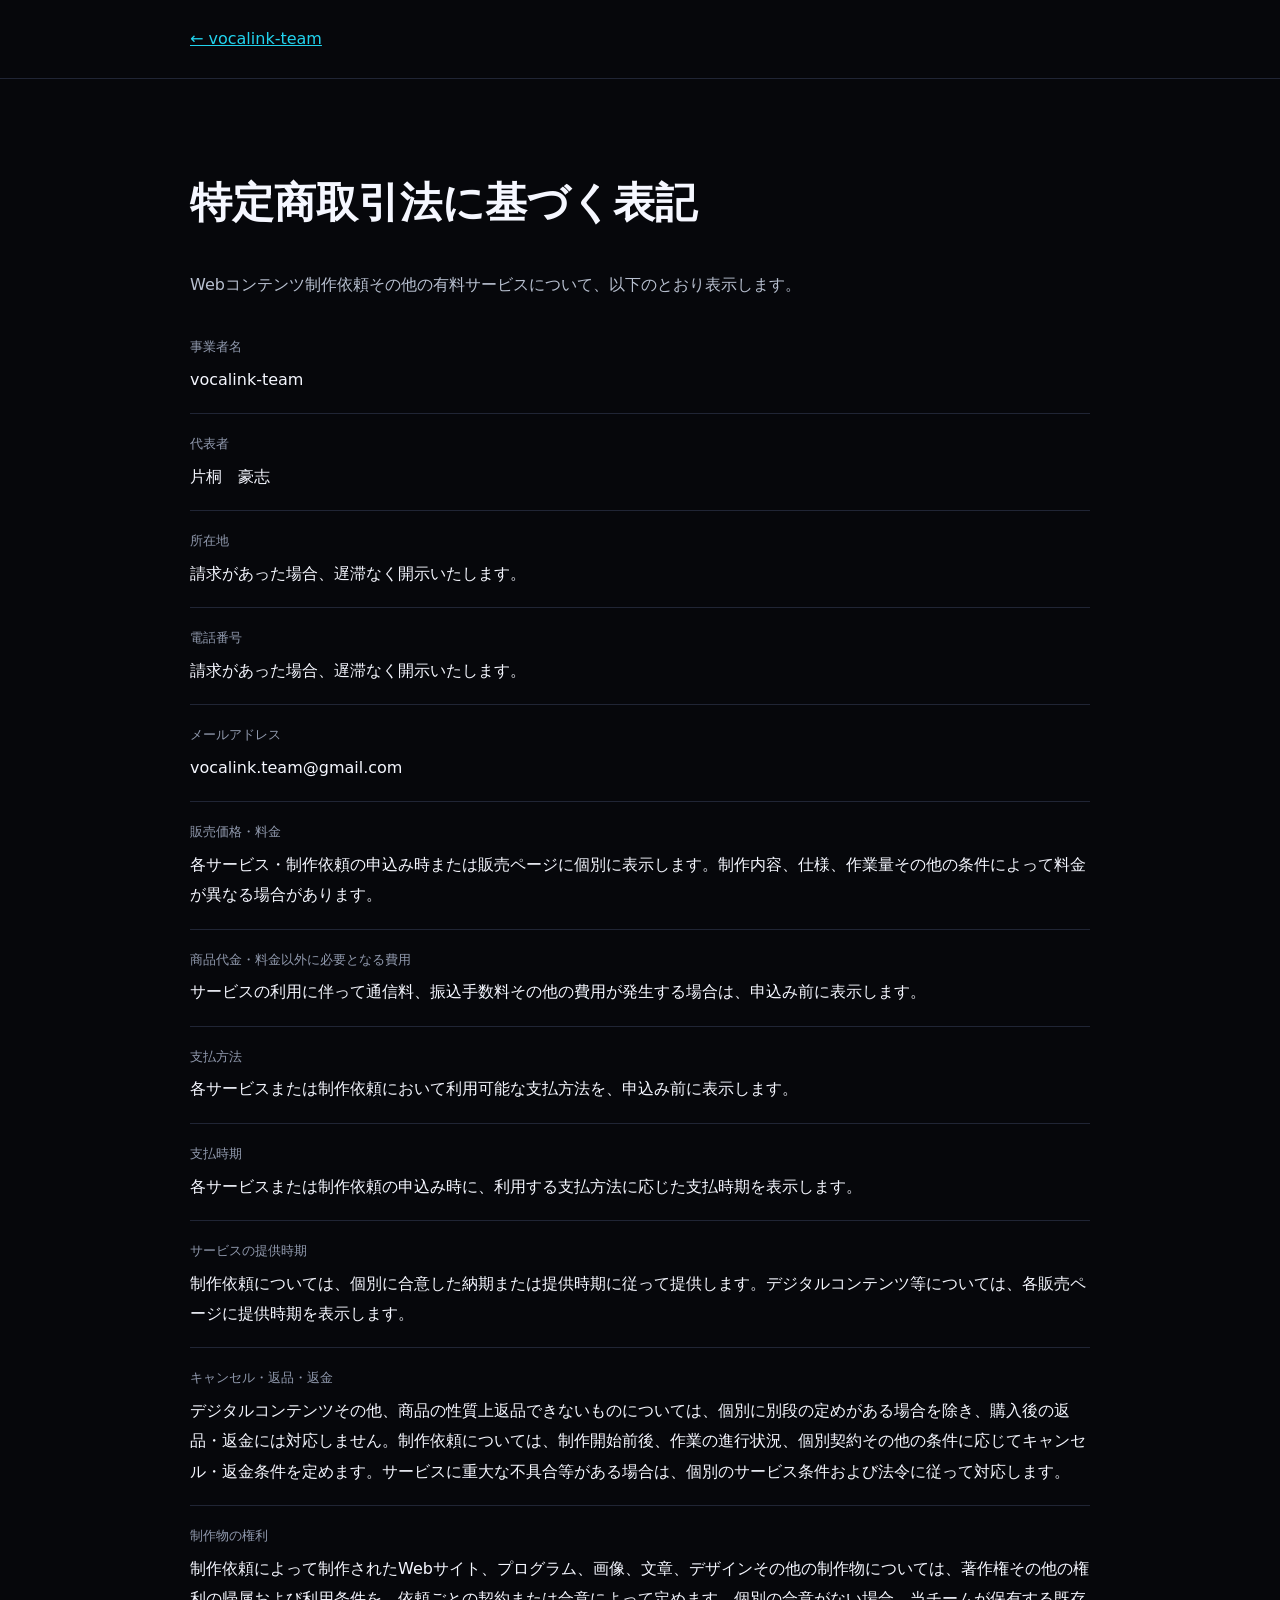
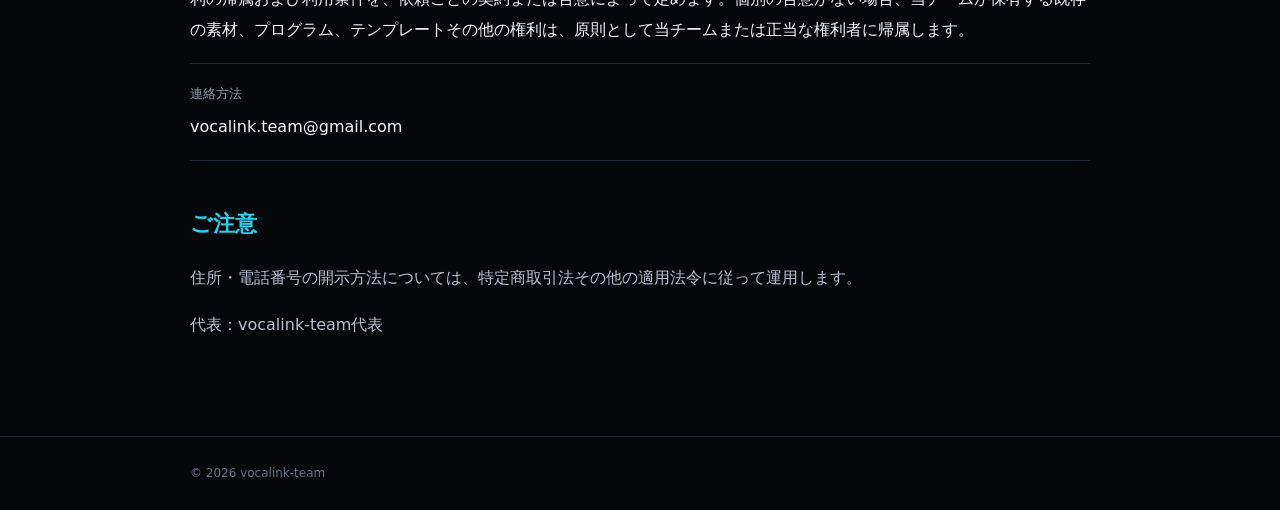
<file: commercial-law.html>
<!doctype html><html lang="ja"><head><meta charset="utf-8"><meta name="viewport" content="width=device-width,initial-scale=1"><title>特定商取引法に基づく表記 | vocalink-team</title><style>body{margin:0;background:#06070b;color:#f5f7ff;font-family:system-ui,-apple-system,"Noto Sans JP",sans-serif;line-height:1.9}.wrap{width:min(900px,calc(100% - 36px));margin:auto}header{padding:24px 0;border-bottom:1px solid #202535}a{color:#22d3ee}main{padding:55px 0 80px}h1{font-size:42px}h2{margin-top:42px;color:#22d3ee;font-size:22px}p{color:#b8c0d0}.item{border-bottom:1px solid #202535;padding:18px 0}.label{color:#9099ad;font-size:13px}.value{margin-top:5px}footer{border-top:1px solid #202535;padding:25px 0;color:#697386;font-size:12px}</style></head><body><header><div class="wrap"><a href="index.html">← vocalink-team</a></div></header><main><div class="wrap"><h1>特定商取引法に基づく表記</h1><p>Webコンテンツ制作依頼その他の有料サービスについて、以下のとおり表示します。</p><div class="item"><div class="label">事業者名</div><div class="value">vocalink-team</div></div><div class="item"><div class="label">代表者</div><div class="value">片桐　豪志</div></div><div class="item"><div class="label">所在地</div><div class="value">請求があった場合、遅滞なく開示いたします。</div></div><div class="item"><div class="label">電話番号</div><div class="value">請求があった場合、遅滞なく開示いたします。</div></div><div class="item"><div class="label">メールアドレス</div><div class="value">vocalink.team@gmail.com</div></div><div class="item"><div class="label">販売価格・料金</div><div class="value">各サービス・制作依頼の申込み時または販売ページに個別に表示します。制作内容、仕様、作業量その他の条件によって料金が異なる場合があります。</div></div><div class="item"><div class="label">商品代金・料金以外に必要となる費用</div><div class="value">サービスの利用に伴って通信料、振込手数料その他の費用が発生する場合は、申込み前に表示します。</div></div><div class="item"><div class="label">支払方法</div><div class="value">各サービスまたは制作依頼において利用可能な支払方法を、申込み前に表示します。</div></div><div class="item"><div class="label">支払時期</div><div class="value">各サービスまたは制作依頼の申込み時に、利用する支払方法に応じた支払時期を表示します。</div></div><div class="item"><div class="label">サービスの提供時期</div><div class="value">制作依頼については、個別に合意した納期または提供時期に従って提供します。デジタルコンテンツ等については、各販売ページに提供時期を表示します。</div></div><div class="item"><div class="label">キャンセル・返品・返金</div><div class="value">デジタルコンテンツその他、商品の性質上返品できないものについては、個別に別段の定めがある場合を除き、購入後の返品・返金には対応しません。制作依頼については、制作開始前後、作業の進行状況、個別契約その他の条件に応じてキャンセル・返金条件を定めます。サービスに重大な不具合等がある場合は、個別のサービス条件および法令に従って対応します。</div></div><div class="item"><div class="label">制作物の権利</div><div class="value">制作依頼によって制作されたWebサイト、プログラム、画像、文章、デザインその他の制作物については、著作権その他の権利の帰属および利用条件を、依頼ごとの契約または合意によって定めます。個別の合意がない場合、当チームが保有する既存の素材、プログラム、テンプレートその他の権利は、原則として当チームまたは正当な権利者に帰属します。</div></div><div class="item"><div class="label">連絡方法</div><div class="value">vocalink.team@gmail.com</div></div><h2>ご注意</h2><p>住所・電話番号の開示方法については、特定商取引法その他の適用法令に従って運用します。</p><p>代表：vocalink-team代表</p></div></main><footer><div class="wrap">© 2026 vocalink-team</div></footer></body></html>
</file>
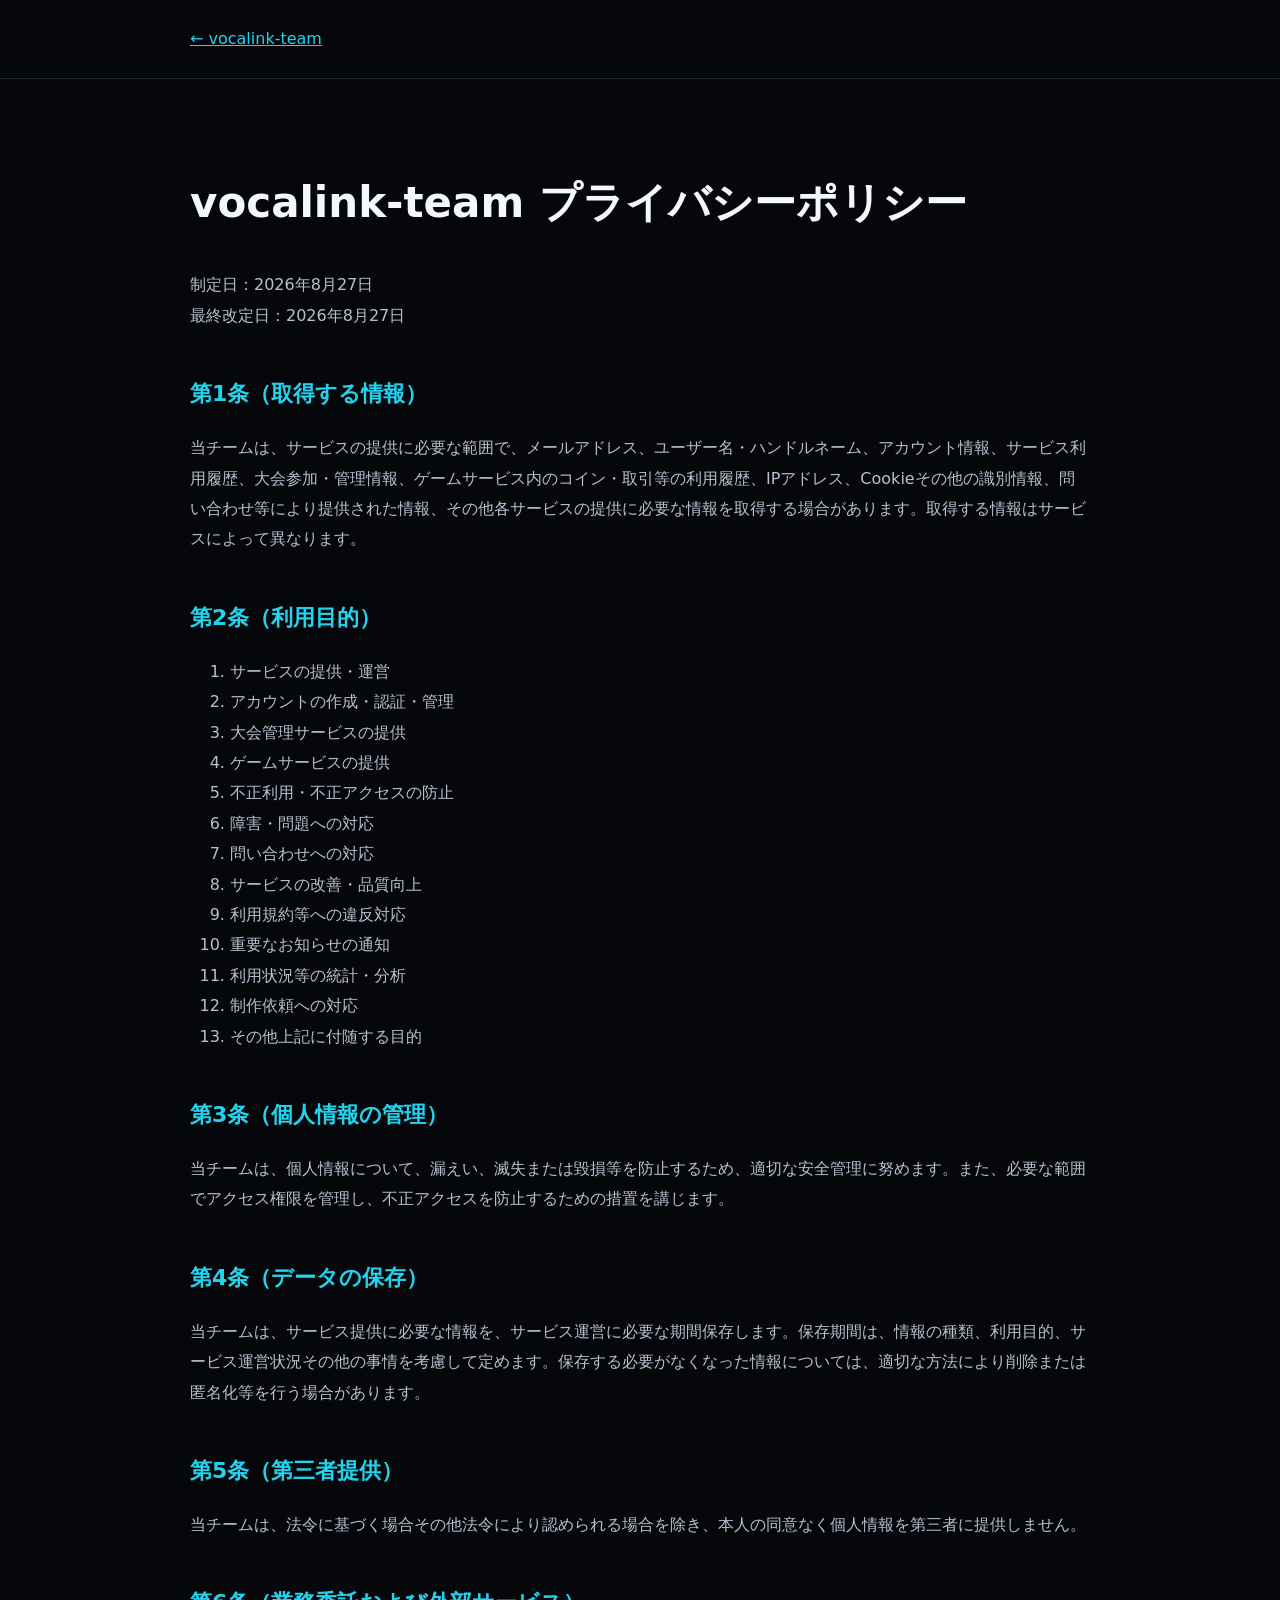
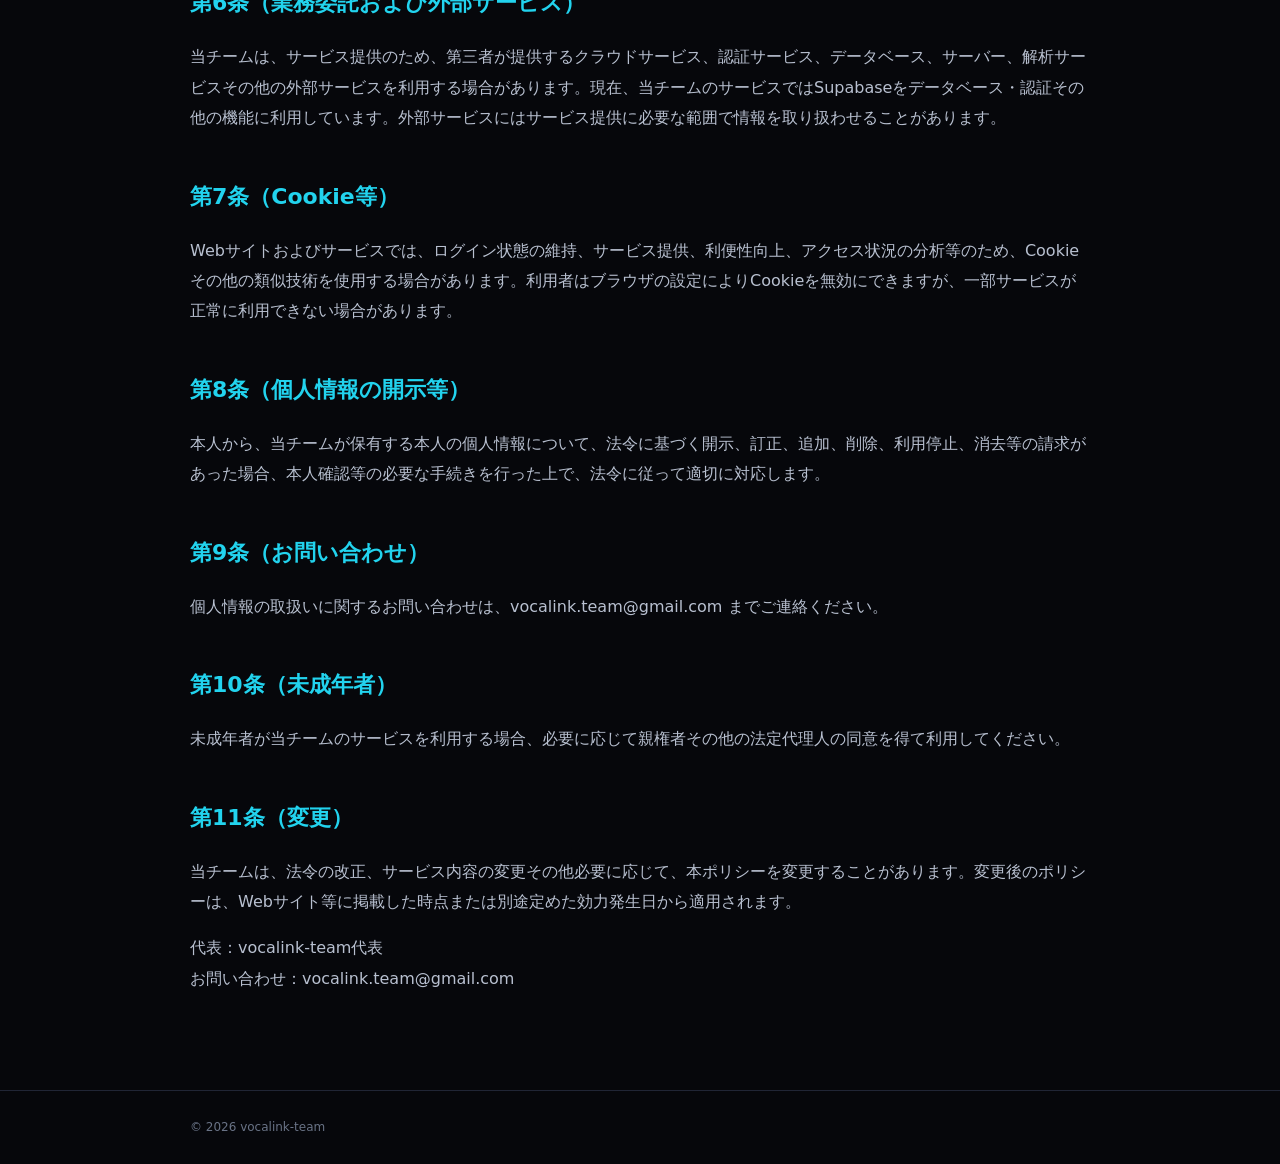
<file: privacy.html>
<!doctype html><html lang="ja"><head><meta charset="utf-8"><meta name="viewport" content="width=device-width,initial-scale=1"><title>プライバシーポリシー | vocalink-team</title><style>body{margin:0;background:#06070b;color:#f5f7ff;font-family:system-ui,-apple-system,"Noto Sans JP",sans-serif;line-height:1.9}.wrap{width:min(900px,calc(100% - 36px));margin:auto}header{padding:24px 0;border-bottom:1px solid #202535}a{color:#22d3ee}main{padding:55px 0 80px}h1{font-size:42px}h2{margin-top:42px;color:#22d3ee;font-size:22px}p,li{color:#b8c0d0}footer{border-top:1px solid #202535;padding:25px 0;color:#697386;font-size:12px}</style></head><body><header><div class="wrap"><a href="index.html">← vocalink-team</a></div></header><main><div class="wrap"><h1>vocalink-team プライバシーポリシー</h1><p>制定日：2026年8月27日<br>最終改定日：2026年8月27日</p><h2>第1条（取得する情報）</h2><p>当チームは、サービスの提供に必要な範囲で、メールアドレス、ユーザー名・ハンドルネーム、アカウント情報、サービス利用履歴、大会参加・管理情報、ゲームサービス内のコイン・取引等の利用履歴、IPアドレス、Cookieその他の識別情報、問い合わせ等により提供された情報、その他各サービスの提供に必要な情報を取得する場合があります。取得する情報はサービスによって異なります。</p><h2>第2条（利用目的）</h2><ol><li>サービスの提供・運営</li><li>アカウントの作成・認証・管理</li><li>大会管理サービスの提供</li><li>ゲームサービスの提供</li><li>不正利用・不正アクセスの防止</li><li>障害・問題への対応</li><li>問い合わせへの対応</li><li>サービスの改善・品質向上</li><li>利用規約等への違反対応</li><li>重要なお知らせの通知</li><li>利用状況等の統計・分析</li><li>制作依頼への対応</li><li>その他上記に付随する目的</li></ol><h2>第3条（個人情報の管理）</h2><p>当チームは、個人情報について、漏えい、滅失または毀損等を防止するため、適切な安全管理に努めます。また、必要な範囲でアクセス権限を管理し、不正アクセスを防止するための措置を講じます。</p><h2>第4条（データの保存）</h2><p>当チームは、サービス提供に必要な情報を、サービス運営に必要な期間保存します。保存期間は、情報の種類、利用目的、サービス運営状況その他の事情を考慮して定めます。保存する必要がなくなった情報については、適切な方法により削除または匿名化等を行う場合があります。</p><h2>第5条（第三者提供）</h2><p>当チームは、法令に基づく場合その他法令により認められる場合を除き、本人の同意なく個人情報を第三者に提供しません。</p><h2>第6条（業務委託および外部サービス）</h2><p>当チームは、サービス提供のため、第三者が提供するクラウドサービス、認証サービス、データベース、サーバー、解析サービスその他の外部サービスを利用する場合があります。現在、当チームのサービスではSupabaseをデータベース・認証その他の機能に利用しています。外部サービスにはサービス提供に必要な範囲で情報を取り扱わせることがあります。</p><h2>第7条（Cookie等）</h2><p>Webサイトおよびサービスでは、ログイン状態の維持、サービス提供、利便性向上、アクセス状況の分析等のため、Cookieその他の類似技術を使用する場合があります。利用者はブラウザの設定によりCookieを無効にできますが、一部サービスが正常に利用できない場合があります。</p><h2>第8条（個人情報の開示等）</h2><p>本人から、当チームが保有する本人の個人情報について、法令に基づく開示、訂正、追加、削除、利用停止、消去等の請求があった場合、本人確認等の必要な手続きを行った上で、法令に従って適切に対応します。</p><h2>第9条（お問い合わせ）</h2><p>個人情報の取扱いに関するお問い合わせは、vocalink.team@gmail.com までご連絡ください。</p><h2>第10条（未成年者）</h2><p>未成年者が当チームのサービスを利用する場合、必要に応じて親権者その他の法定代理人の同意を得て利用してください。</p><h2>第11条（変更）</h2><p>当チームは、法令の改正、サービス内容の変更その他必要に応じて、本ポリシーを変更することがあります。変更後のポリシーは、Webサイト等に掲載した時点または別途定めた効力発生日から適用されます。</p><p>代表：vocalink-team代表<br>お問い合わせ：vocalink.team@gmail.com</p></div></main><footer><div class="wrap">© 2026 vocalink-team</div></footer></body></html>
</file>
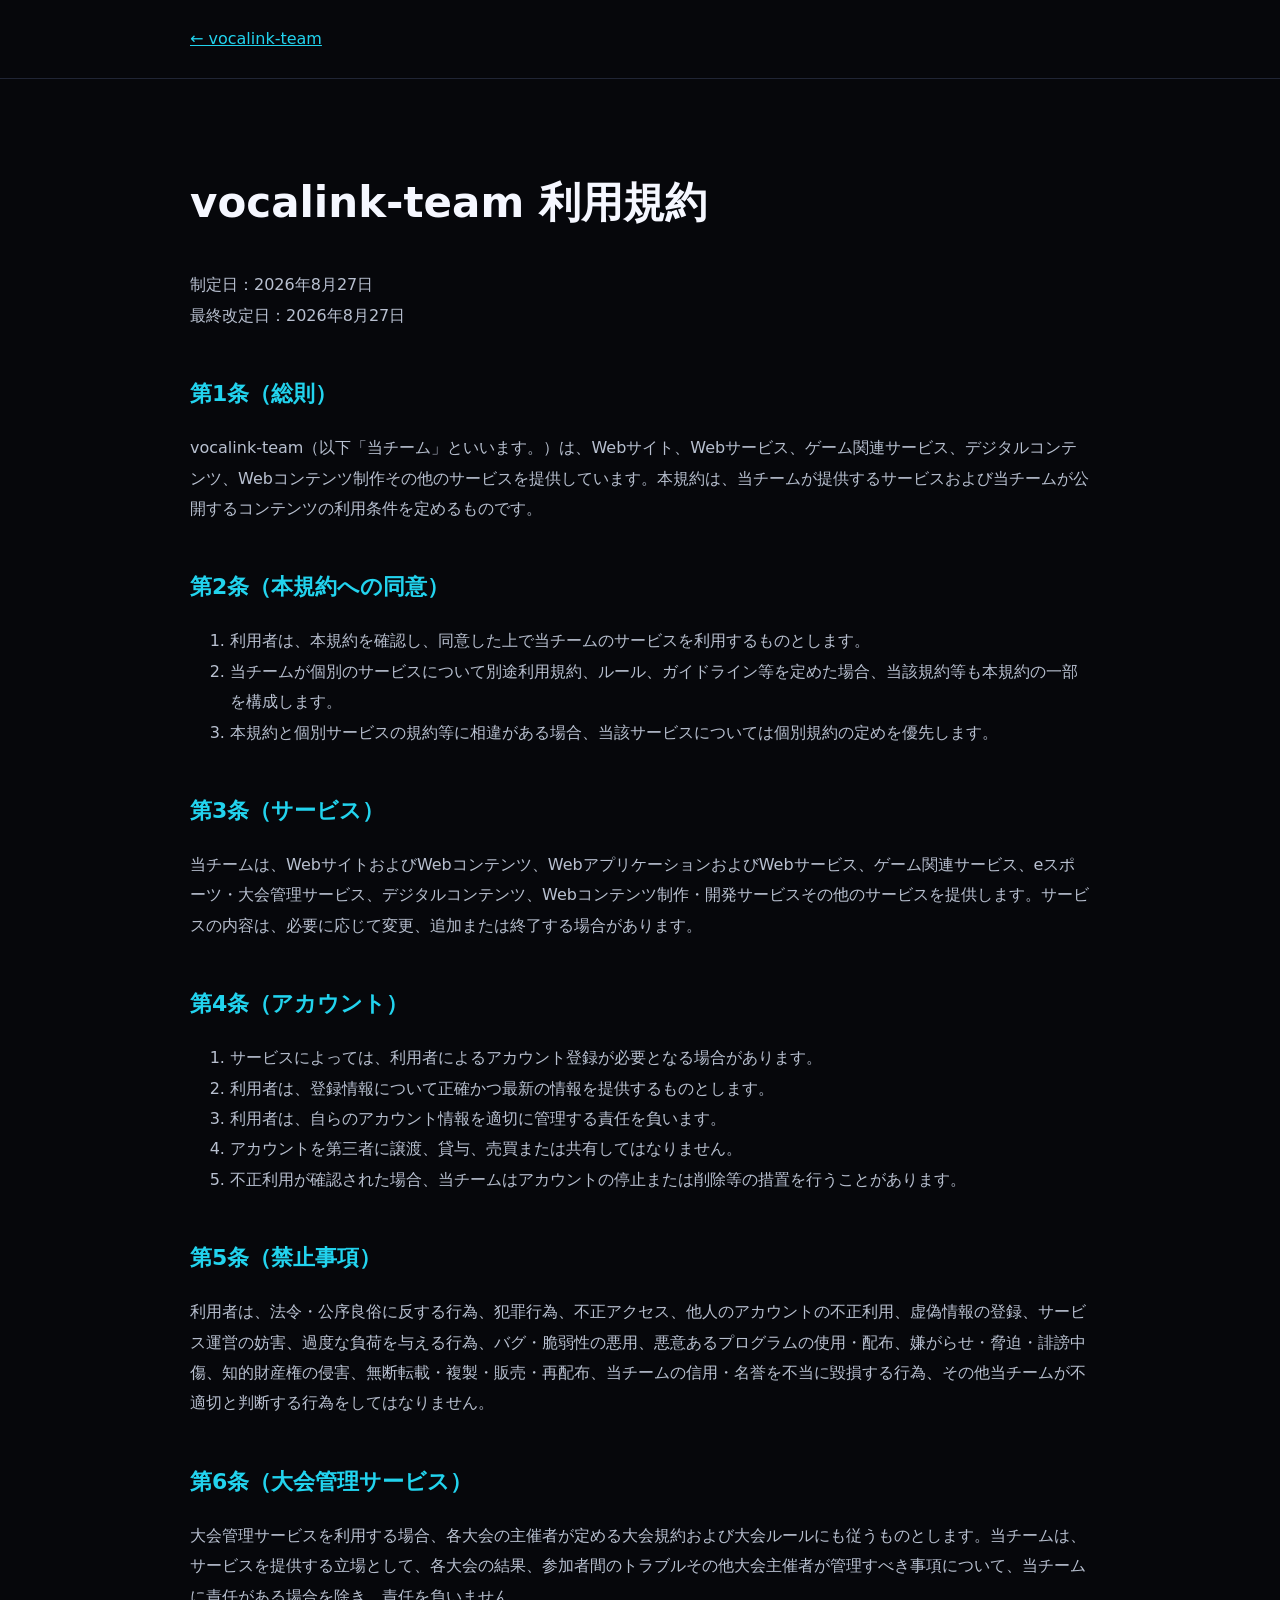
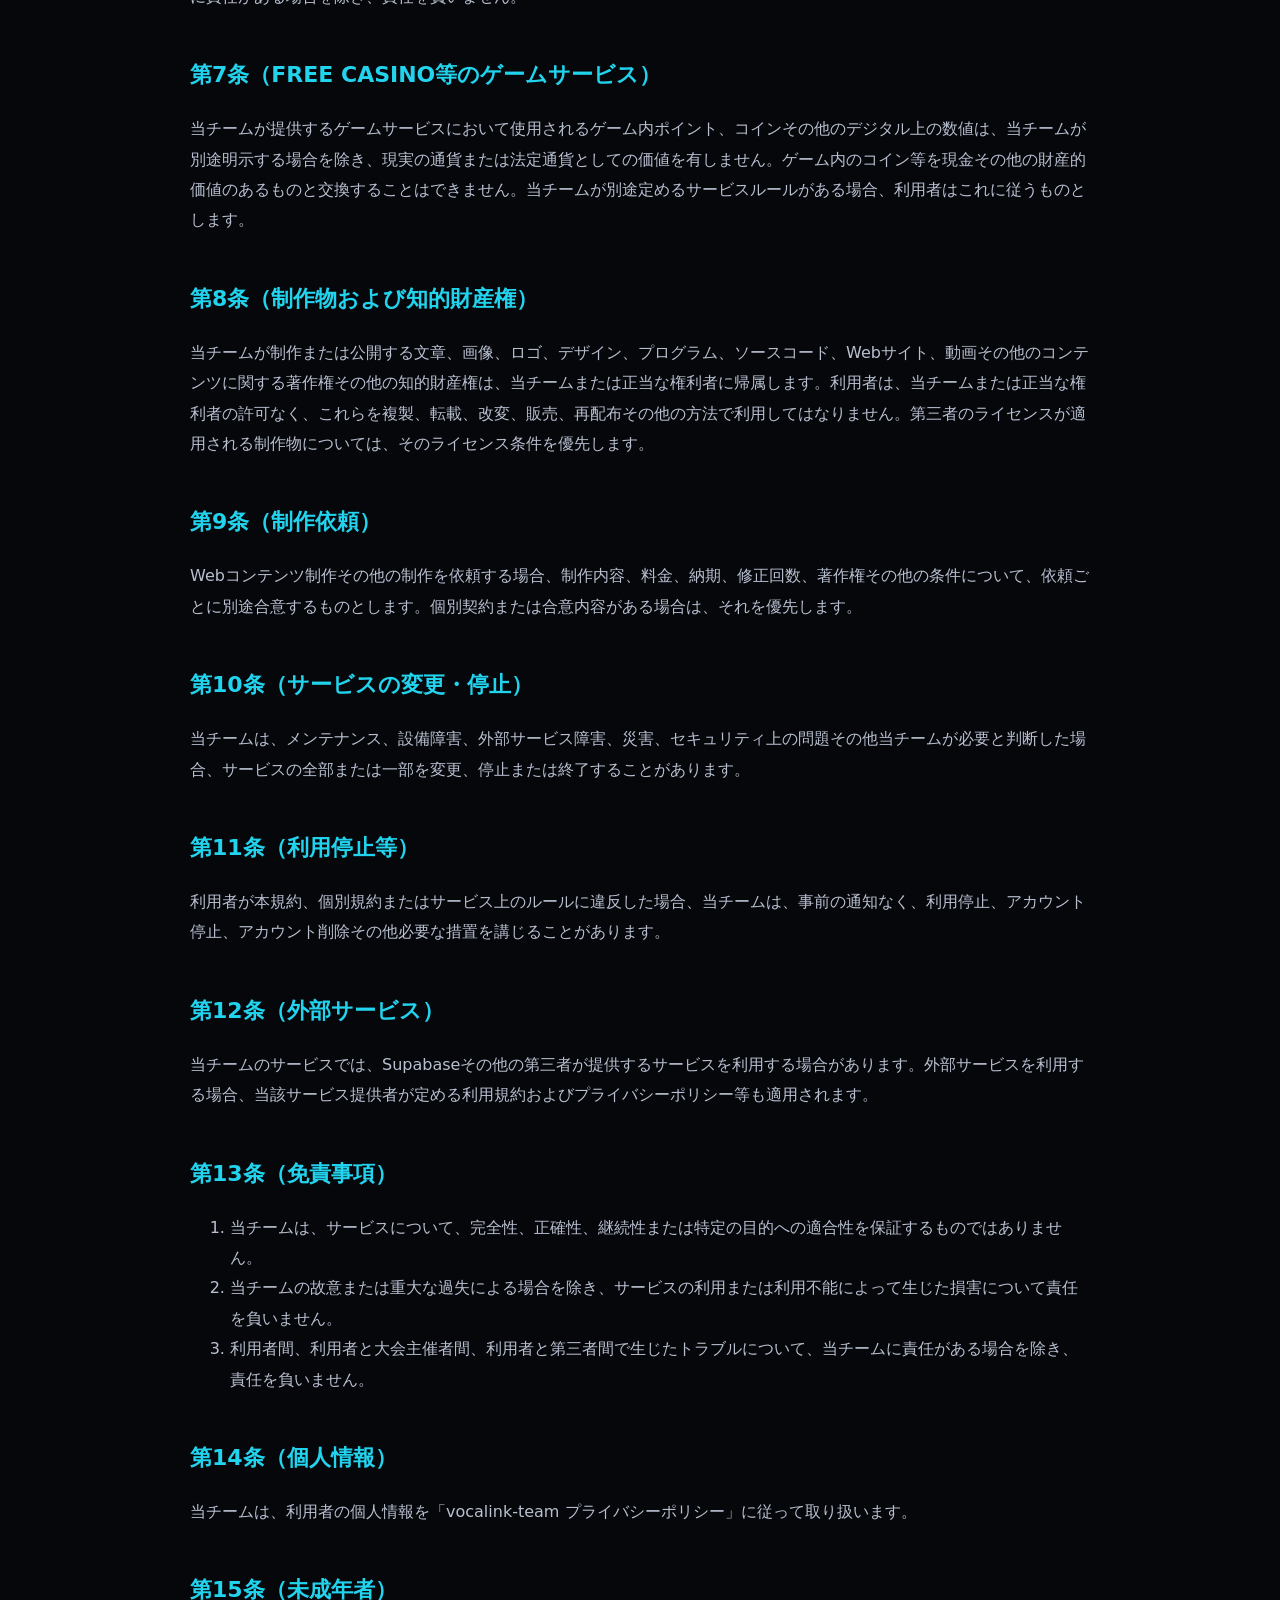
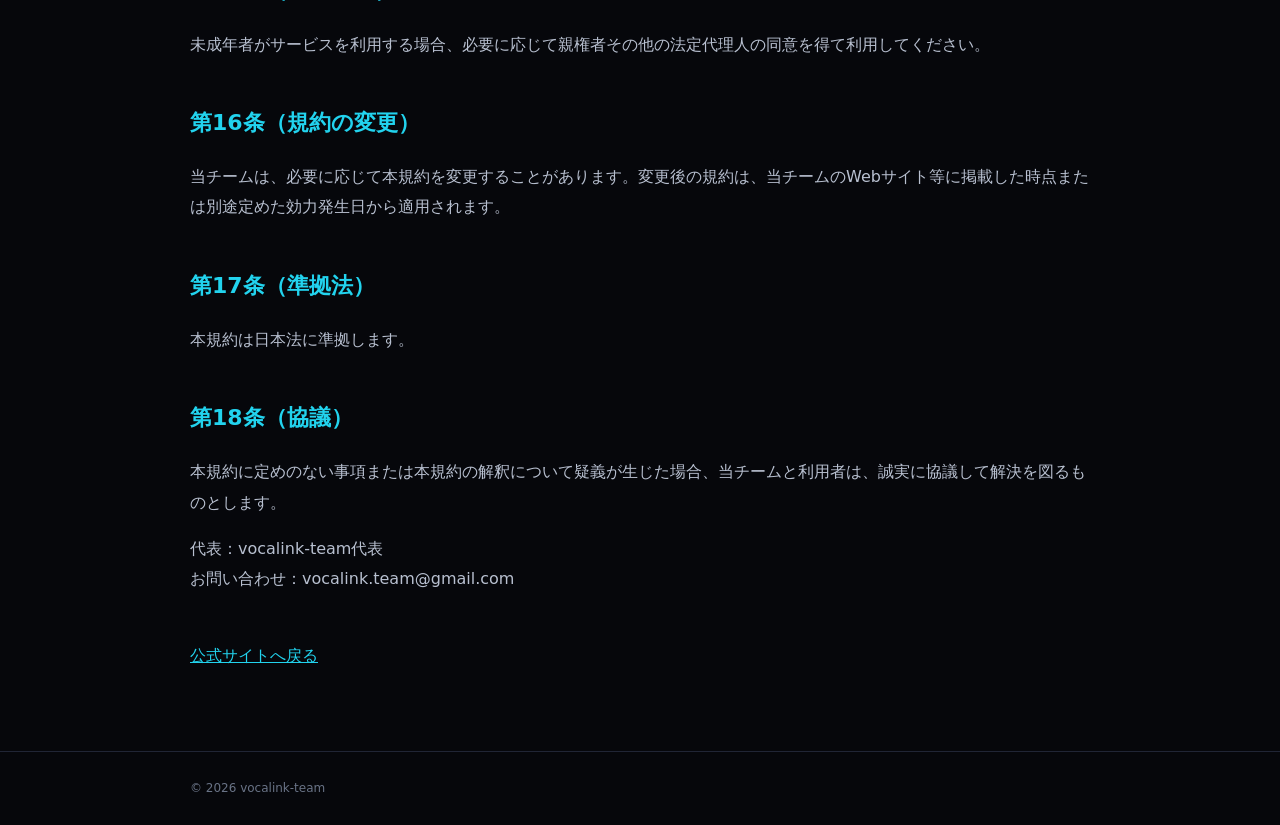
<file: terms.html>
<!doctype html>
<html lang="ja">
<head><meta charset="utf-8"><meta name="viewport" content="width=device-width,initial-scale=1"><title>利用規約 | vocalink-team</title><style>body{margin:0;background:#06070b;color:#f5f7ff;font-family:system-ui,-apple-system,"Noto Sans JP",sans-serif;line-height:1.9}.wrap{width:min(900px,calc(100% - 36px));margin:auto}header{padding:24px 0;border-bottom:1px solid #202535}a{color:#22d3ee}main{padding:55px 0 80px}h1{font-size:42px}h2{margin-top:42px;color:#22d3ee;font-size:22px}p,li{color:#b8c0d0}footer{border-top:1px solid #202535;padding:25px 0;color:#697386;font-size:12px}.back{display:inline-block;margin-top:30px}</style></head>
<body><header><div class="wrap"><a href="index.html">← vocalink-team</a></div></header><main><div class="wrap"><h1>vocalink-team 利用規約</h1><p>制定日：2026年8月27日<br>最終改定日：2026年8月27日</p>
<h2>第1条（総則）</h2><p>vocalink-team（以下「当チーム」といいます。）は、Webサイト、Webサービス、ゲーム関連サービス、デジタルコンテンツ、Webコンテンツ制作その他のサービスを提供しています。本規約は、当チームが提供するサービスおよび当チームが公開するコンテンツの利用条件を定めるものです。</p>
<h2>第2条（本規約への同意）</h2><ol><li>利用者は、本規約を確認し、同意した上で当チームのサービスを利用するものとします。</li><li>当チームが個別のサービスについて別途利用規約、ルール、ガイドライン等を定めた場合、当該規約等も本規約の一部を構成します。</li><li>本規約と個別サービスの規約等に相違がある場合、当該サービスについては個別規約の定めを優先します。</li></ol>
<h2>第3条（サービス）</h2><p>当チームは、WebサイトおよびWebコンテンツ、WebアプリケーションおよびWebサービス、ゲーム関連サービス、eスポーツ・大会管理サービス、デジタルコンテンツ、Webコンテンツ制作・開発サービスその他のサービスを提供します。サービスの内容は、必要に応じて変更、追加または終了する場合があります。</p>
<h2>第4条（アカウント）</h2><ol><li>サービスによっては、利用者によるアカウント登録が必要となる場合があります。</li><li>利用者は、登録情報について正確かつ最新の情報を提供するものとします。</li><li>利用者は、自らのアカウント情報を適切に管理する責任を負います。</li><li>アカウントを第三者に譲渡、貸与、売買または共有してはなりません。</li><li>不正利用が確認された場合、当チームはアカウントの停止または削除等の措置を行うことがあります。</li></ol>
<h2>第5条（禁止事項）</h2><p>利用者は、法令・公序良俗に反する行為、犯罪行為、不正アクセス、他人のアカウントの不正利用、虚偽情報の登録、サービス運営の妨害、過度な負荷を与える行為、バグ・脆弱性の悪用、悪意あるプログラムの使用・配布、嫌がらせ・脅迫・誹謗中傷、知的財産権の侵害、無断転載・複製・販売・再配布、当チームの信用・名誉を不当に毀損する行為、その他当チームが不適切と判断する行為をしてはなりません。</p>
<h2>第6条（大会管理サービス）</h2><p>大会管理サービスを利用する場合、各大会の主催者が定める大会規約および大会ルールにも従うものとします。当チームは、サービスを提供する立場として、各大会の結果、参加者間のトラブルその他大会主催者が管理すべき事項について、当チームに責任がある場合を除き、責任を負いません。</p>
<h2>第7条（FREE CASINO等のゲームサービス）</h2><p>当チームが提供するゲームサービスにおいて使用されるゲーム内ポイント、コインその他のデジタル上の数値は、当チームが別途明示する場合を除き、現実の通貨または法定通貨としての価値を有しません。ゲーム内のコイン等を現金その他の財産的価値のあるものと交換することはできません。当チームが別途定めるサービスルールがある場合、利用者はこれに従うものとします。</p>
<h2>第8条（制作物および知的財産権）</h2><p>当チームが制作または公開する文章、画像、ロゴ、デザイン、プログラム、ソースコード、Webサイト、動画その他のコンテンツに関する著作権その他の知的財産権は、当チームまたは正当な権利者に帰属します。利用者は、当チームまたは正当な権利者の許可なく、これらを複製、転載、改変、販売、再配布その他の方法で利用してはなりません。第三者のライセンスが適用される制作物については、そのライセンス条件を優先します。</p>
<h2>第9条（制作依頼）</h2><p>Webコンテンツ制作その他の制作を依頼する場合、制作内容、料金、納期、修正回数、著作権その他の条件について、依頼ごとに別途合意するものとします。個別契約または合意内容がある場合は、それを優先します。</p>
<h2>第10条（サービスの変更・停止）</h2><p>当チームは、メンテナンス、設備障害、外部サービス障害、災害、セキュリティ上の問題その他当チームが必要と判断した場合、サービスの全部または一部を変更、停止または終了することがあります。</p>
<h2>第11条（利用停止等）</h2><p>利用者が本規約、個別規約またはサービス上のルールに違反した場合、当チームは、事前の通知なく、利用停止、アカウント停止、アカウント削除その他必要な措置を講じることがあります。</p>
<h2>第12条（外部サービス）</h2><p>当チームのサービスでは、Supabaseその他の第三者が提供するサービスを利用する場合があります。外部サービスを利用する場合、当該サービス提供者が定める利用規約およびプライバシーポリシー等も適用されます。</p>
<h2>第13条（免責事項）</h2><ol><li>当チームは、サービスについて、完全性、正確性、継続性または特定の目的への適合性を保証するものではありません。</li><li>当チームの故意または重大な過失による場合を除き、サービスの利用または利用不能によって生じた損害について責任を負いません。</li><li>利用者間、利用者と大会主催者間、利用者と第三者間で生じたトラブルについて、当チームに責任がある場合を除き、責任を負いません。</li></ol>
<h2>第14条（個人情報）</h2><p>当チームは、利用者の個人情報を「vocalink-team プライバシーポリシー」に従って取り扱います。</p>
<h2>第15条（未成年者）</h2><p>未成年者がサービスを利用する場合、必要に応じて親権者その他の法定代理人の同意を得て利用してください。</p>
<h2>第16条（規約の変更）</h2><p>当チームは、必要に応じて本規約を変更することがあります。変更後の規約は、当チームのWebサイト等に掲載した時点または別途定めた効力発生日から適用されます。</p>
<h2>第17条（準拠法）</h2><p>本規約は日本法に準拠します。</p><h2>第18条（協議）</h2><p>本規約に定めのない事項または本規約の解釈について疑義が生じた場合、当チームと利用者は、誠実に協議して解決を図るものとします。</p>
<p>代表：vocalink-team代表<br>お問い合わせ：vocalink.team@gmail.com</p><a class="back" href="index.html">公式サイトへ戻る</a></div></main><footer><div class="wrap">© 2026 vocalink-team</div></footer></body></html>
</file>
